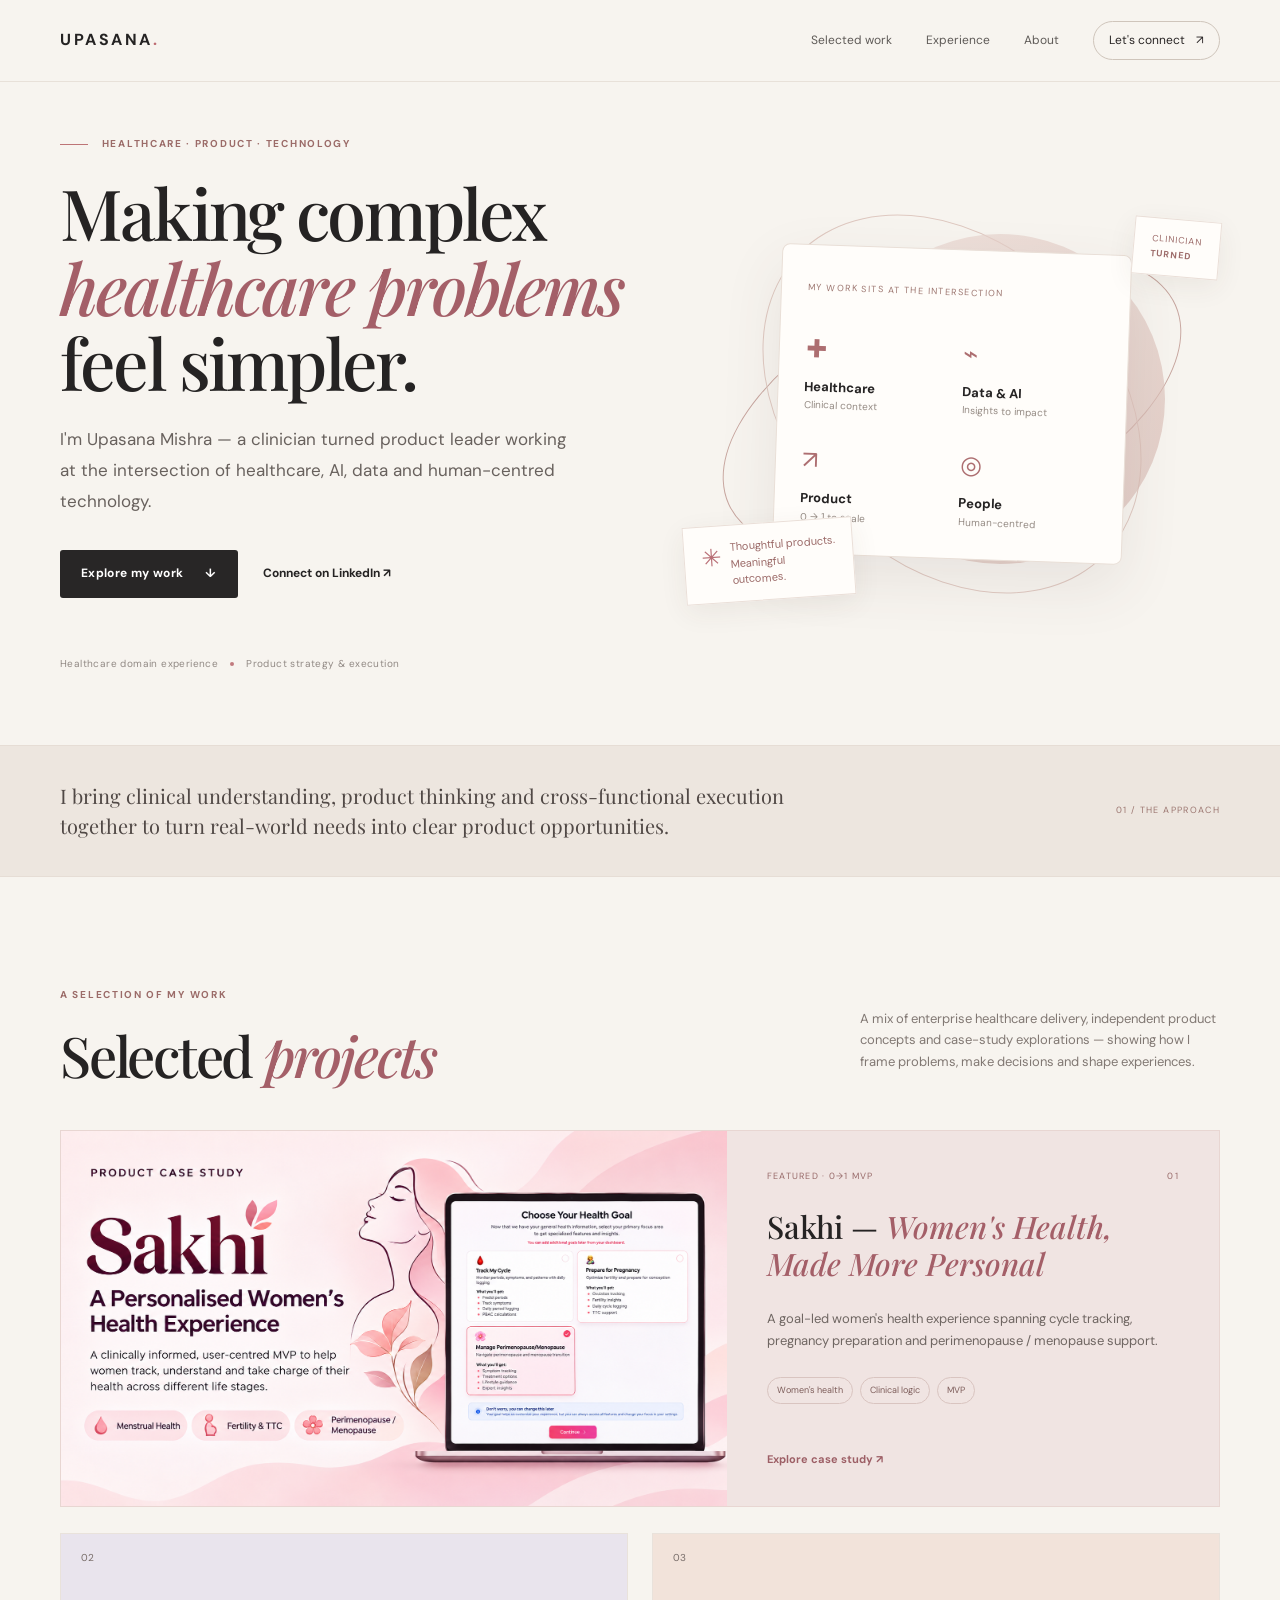
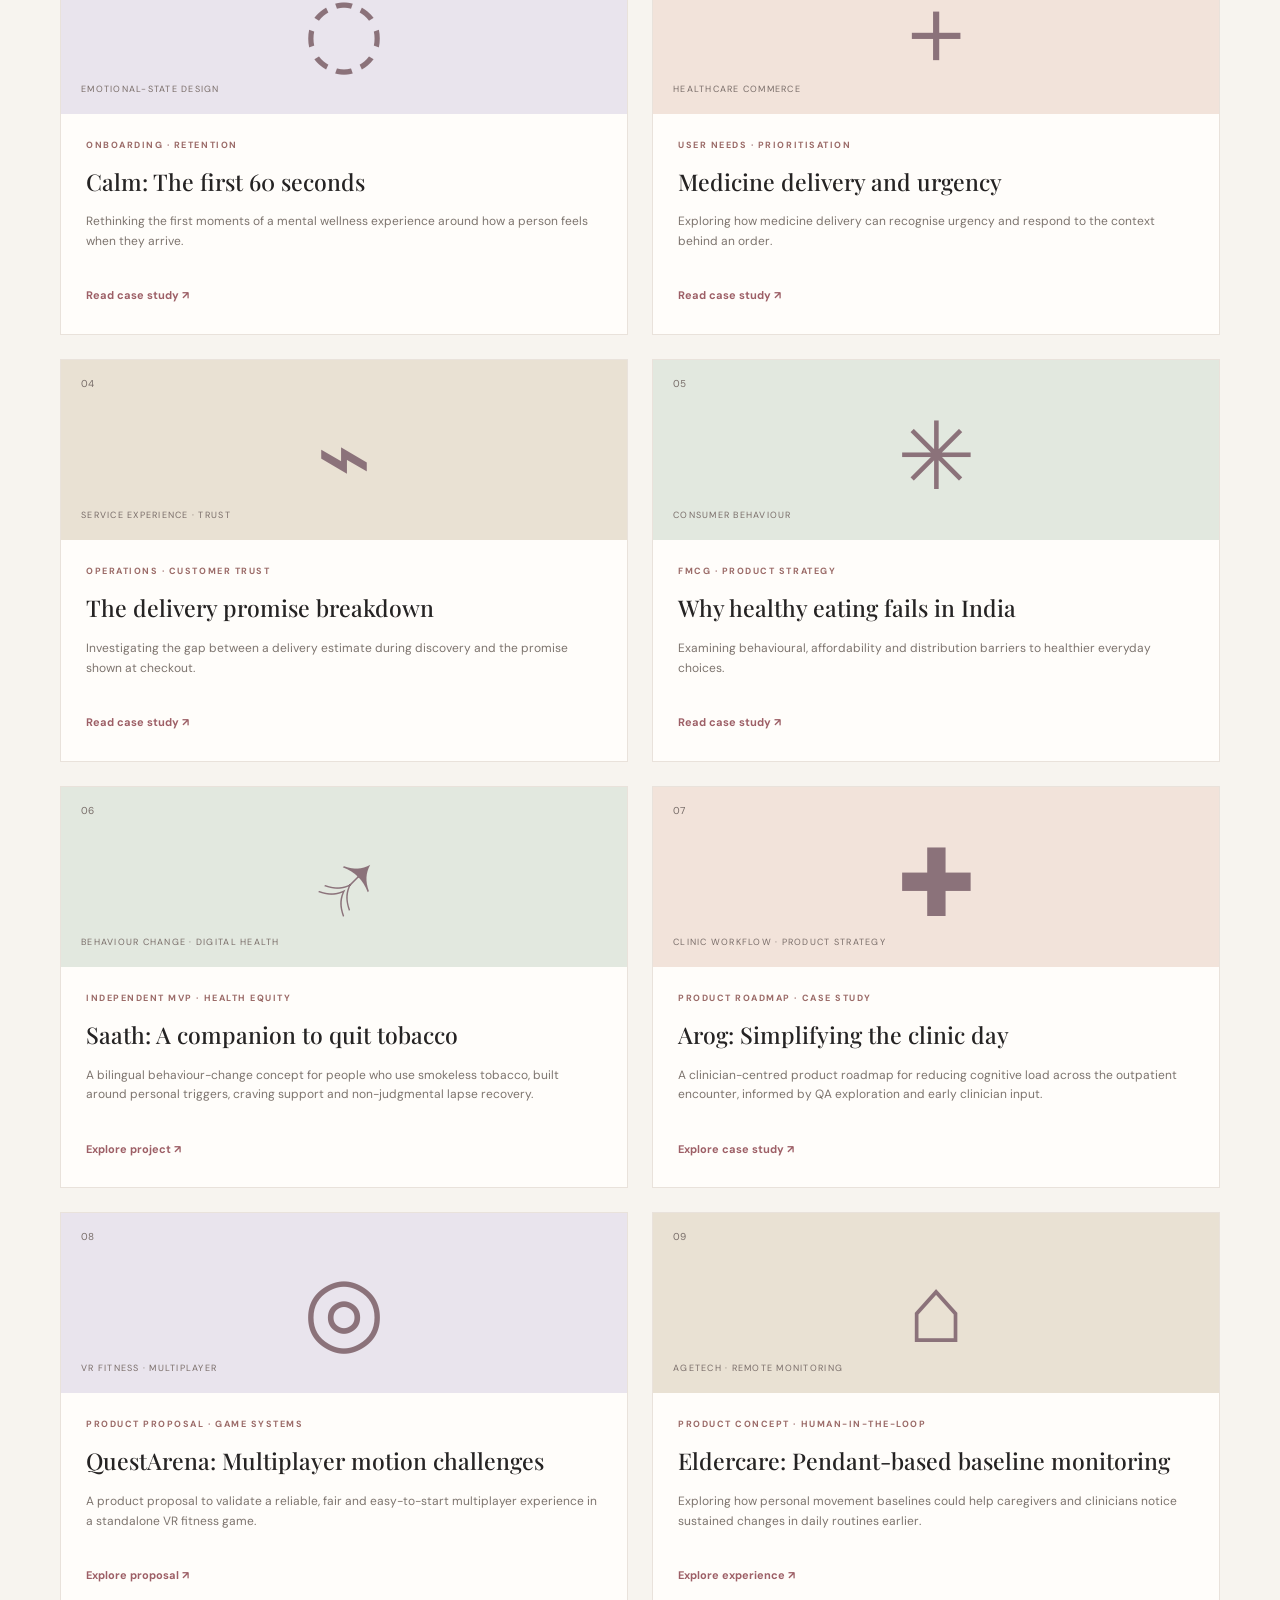
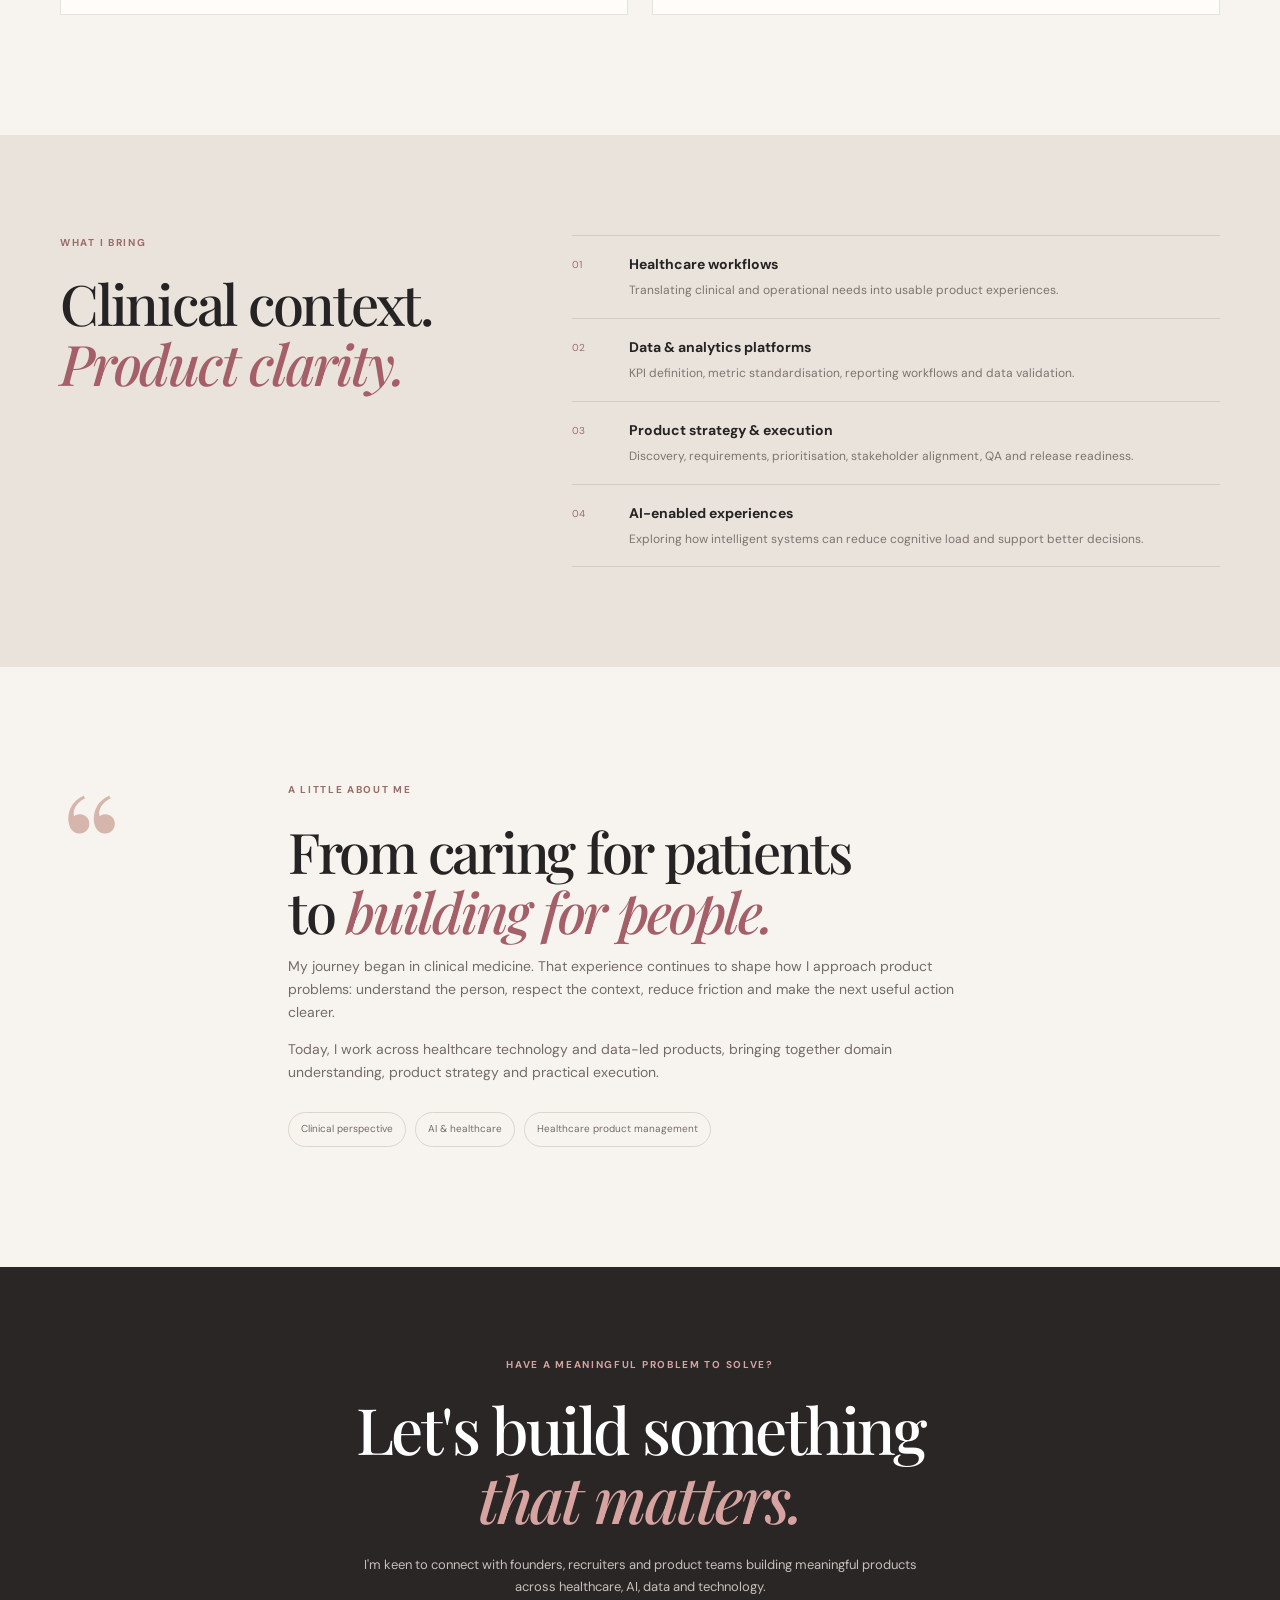
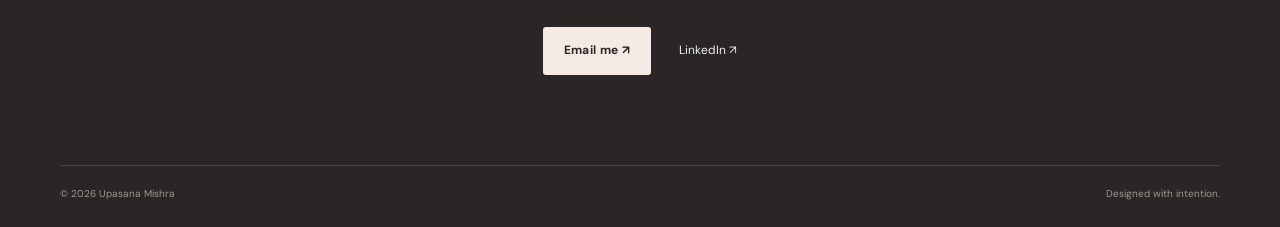
<file: index.html>
<!doctype html>
<html lang="en">
<head>
  <meta charset="utf-8">
  <meta name="viewport" content="width=device-width, initial-scale=1">
  <meta name="description" content="Upasana Mishra — healthcare product leader working across healthcare, AI, data and analytics. Explore selected product case studies and Sakhi, a women's health MVP.">
  <meta name="theme-color" content="#f7f3ee">
  <title>Upasana Mishra | Healthcare Product Leader</title>
  <link rel="preconnect" href="https://fonts.googleapis.com">
  <link rel="preconnect" href="https://fonts.gstatic.com" crossorigin>
  <link href="https://fonts.googleapis.com/css2?family=DM+Sans:wght@400;500;600;700&family=Playfair+Display:wght@500;600;700&display=swap" rel="stylesheet">
  <link rel="stylesheet" href="styles.css">
</head>
<body>
  <header class="site-header">
    <a class="wordmark" href="#top">UPASANA<span>.</span></a>
    <nav aria-label="Main navigation">
      <a href="#work">Selected work</a>
      <a href="#experience">Experience</a>
      <a href="#about">About</a>
      <a class="nav-contact" href="#contact">Let's connect <span>↗</span></a>
    </nav>
  </header>

  <main id="top">
    <section class="hero section-wrap">
      <div class="hero-copy">
        <p class="eyebrow"><span class="eyebrow-line"></span> HEALTHCARE · PRODUCT · TECHNOLOGY</p>
        <h1>Making complex<br><em>healthcare problems</em><br>feel simpler.</h1>
        <p class="hero-lede">I'm Upasana Mishra — a clinician turned product leader working at the intersection of healthcare, AI, data and human-centred technology.</p>
        <div class="hero-actions">
          <a class="button button-dark" href="#work">Explore my work <span>↓</span></a>
          <a class="text-link" href="https://www.linkedin.com/in/upasana-m-544467342" target="_blank" rel="noreferrer">Connect on LinkedIn ↗</a>
        </div>
        <div class="hero-meta">
          <span>Healthcare domain experience</span><span class="meta-dot"></span><span>Product strategy & execution</span>
        </div>
      </div>
      <div class="hero-art" aria-label="Abstract editorial illustration">
        <div class="art-orbit orbit-one"></div><div class="art-orbit orbit-two"></div>
        <div class="art-card card-main">
          <span class="card-kicker">MY WORK SITS AT THE INTERSECTION</span>
          <div class="intersection-grid">
            <div><span class="mini-icon">✚</span><b>Healthcare</b><small>Clinical context</small></div>
            <div><span class="mini-icon">⌁</span><b>Data & AI</b><small>Insights to impact</small></div>
            <div><span class="mini-icon">↗</span><b>Product</b><small>0 → 1 to scale</small></div>
            <div><span class="mini-icon">◎</span><b>People</b><small>Human-centred</small></div>
          </div>
        </div>
        <div class="floating-note note-top">CLINICIAN<br><strong>TURNED</strong></div>
        <div class="floating-note note-bottom"><span>✳</span> Thoughtful products.<br>Meaningful outcomes.</div>
        <div class="art-circle"></div>
      </div>
    </section>

    <section class="intro-strip">
      <div class="section-wrap strip-inner">
        <p>I bring clinical understanding, product thinking and cross-functional execution together to turn real-world needs into clear product opportunities.</p>
        <span>01 / THE APPROACH</span>
      </div>
    </section>

    <section class="work-section section-wrap" id="work">
      <div class="section-heading">
        <div><p class="eyebrow">A SELECTION OF MY WORK</p><h2>Selected <em>projects</em></h2></div>
        <p class="section-note">A mix of enterprise healthcare delivery, independent product concepts and case-study explorations — showing how I frame problems, make decisions and shape experiences.</p>
      </div>

      <a class="project-feature" href="sakhi.html">
        <div class="feature-image"><img src="sakhi-cover.png" alt="Sakhi women's health product case study cover"></div>
        <div class="feature-copy">
          <div class="project-topline"><span>FEATURED · 0→1 MVP</span><span>01</span></div>
          <h3>Sakhi<span> — </span><em>Women's Health, Made More Personal</em></h3>
          <p>A goal-led women's health experience spanning cycle tracking, pregnancy preparation and perimenopause / menopause support.</p>
          <div class="tag-row"><span>Women's health</span><span>Clinical logic</span><span>MVP</span></div>
          <span class="project-link">Explore case study ↗</span>
        </div>
      </a>

      <div class="project-grid">
        <a class="project-card" href="https://app.notion.com/p/2bc6ba1bf48d806abd5bd197633fbcf3" target="_blank" rel="noreferrer">
          <div class="project-visual visual-lilac"><span class="visual-number">02</span><span class="visual-symbol">◌</span><small>EMOTIONAL-STATE DESIGN</small></div>
          <div class="project-card-copy"><p class="eyebrow">ONBOARDING · RETENTION</p><h3>Calm: The first 60 seconds</h3><p>Rethinking the first moments of a mental wellness experience around how a person feels when they arrive.</p><span class="project-link">Read case study ↗</span></div>
        </a>
        <a class="project-card" href="https://app.notion.com/p/2c26ba1bf48d80bbbcb9f1d2d4a9e33c" target="_blank" rel="noreferrer">
          <div class="project-visual visual-peach"><span class="visual-number">03</span><span class="visual-symbol">＋</span><small>HEALTHCARE COMMERCE</small></div>
          <div class="project-card-copy"><p class="eyebrow">USER NEEDS · PRIORITISATION</p><h3>Medicine delivery and urgency</h3><p>Exploring how medicine delivery can recognise urgency and respond to the context behind an order.</p><span class="project-link">Read case study ↗</span></div>
        </a>
        <a class="project-card" href="https://app.notion.com/p/2be6ba1bf48d805e91c9c1cd401f8f8d" target="_blank" rel="noreferrer">
          <div class="project-visual visual-sand"><span class="visual-number">04</span><span class="visual-symbol">⌁</span><small>SERVICE EXPERIENCE · TRUST</small></div>
          <div class="project-card-copy"><p class="eyebrow">OPERATIONS · CUSTOMER TRUST</p><h3>The delivery promise breakdown</h3><p>Investigating the gap between a delivery estimate during discovery and the promise shown at checkout.</p><span class="project-link">Read case study ↗</span></div>
        </a>
        <a class="project-card" href="https://app.notion.com/p/2c56ba1bf48d801fa869eb95fa18aa68" target="_blank" rel="noreferrer">
          <div class="project-visual visual-sage"><span class="visual-number">05</span><span class="visual-symbol">✳</span><small>CONSUMER BEHAVIOUR</small></div>
          <div class="project-card-copy"><p class="eyebrow">FMCG · PRODUCT STRATEGY</p><h3>Why healthy eating fails in India</h3><p>Examining behavioural, affordability and distribution barriers to healthier everyday choices.</p><span class="project-link">Read case study ↗</span></div>
        </a>
        <a class="project-card" href="saath.html">
          <div class="project-visual visual-sage"><span class="visual-number">06</span><span class="visual-symbol">↗</span><small>BEHAVIOUR CHANGE · DIGITAL HEALTH</small></div>
          <div class="project-card-copy"><p class="eyebrow">INDEPENDENT MVP · HEALTH EQUITY</p><h3>Saath: A companion to quit tobacco</h3><p>A bilingual behaviour-change concept for people who use smokeless tobacco, built around personal triggers, craving support and non-judgmental lapse recovery.</p><span class="project-link">Explore project ↗</span></div>
        </a>
        <a class="project-card" href="arog.html">
          <div class="project-visual visual-peach"><span class="visual-number">07</span><span class="visual-symbol">✚</span><small>CLINIC WORKFLOW · PRODUCT STRATEGY</small></div>
          <div class="project-card-copy"><p class="eyebrow">PRODUCT ROADMAP · CASE STUDY</p><h3>Arog: Simplifying the clinic day</h3><p>A clinician-centred product roadmap for reducing cognitive load across the outpatient encounter, informed by QA exploration and early clinician input.</p><span class="project-link">Explore case study ↗</span></div>
        </a>
        <a class="project-card" href="questarena.html">
          <div class="project-visual visual-lilac"><span class="visual-number">08</span><span class="visual-symbol">◎</span><small>VR FITNESS · MULTIPLAYER</small></div>
          <div class="project-card-copy"><p class="eyebrow">PRODUCT PROPOSAL · GAME SYSTEMS</p><h3>QuestArena: Multiplayer motion challenges</h3><p>A product proposal to validate a reliable, fair and easy-to-start multiplayer experience in a standalone VR fitness game.</p><span class="project-link">Explore proposal ↗</span></div>
        </a>
        <a class="project-card" href="eldercare.html">
          <div class="project-visual visual-sand"><span class="visual-number">09</span><span class="visual-symbol">⌂</span><small>AGETECH · REMOTE MONITORING</small></div>
          <div class="project-card-copy"><p class="eyebrow">PRODUCT CONCEPT · HUMAN-IN-THE-LOOP</p><h3>Eldercare: Pendant-based baseline monitoring</h3><p>Exploring how personal movement baselines could help caregivers and clinicians notice sustained changes in daily routines earlier.</p><span class="project-link">Explore experience ↗</span></div>
        </a>
      </div>
    </section>

    <section class="experience-section" id="experience">
      <div class="section-wrap experience-layout">
        <div><p class="eyebrow">WHAT I BRING</p><h2>Clinical context.<br><em>Product clarity.</em></h2></div>
        <div class="capability-list">
          <div><span>01</span><p><b>Healthcare workflows</b><small>Translating clinical and operational needs into usable product experiences.</small></p></div>
          <div><span>02</span><p><b>Data & analytics platforms</b><small>KPI definition, metric standardisation, reporting workflows and data validation.</small></p></div>
          <div><span>03</span><p><b>Product strategy & execution</b><small>Discovery, requirements, prioritisation, stakeholder alignment, QA and release readiness.</small></p></div>
          <div><span>04</span><p><b>AI-enabled experiences</b><small>Exploring how intelligent systems can reduce cognitive load and support better decisions.</small></p></div>
        </div>
      </div>
    </section>

    <section class="about-section section-wrap" id="about">
      <div class="about-mark">“</div>
      <div class="about-copy"><p class="eyebrow">A LITTLE ABOUT ME</p><h2>From caring for patients<br>to <em>building for people.</em></h2>
      <p>My journey began in clinical medicine. That experience continues to shape how I approach product problems: understand the person, respect the context, reduce friction and make the next useful action clearer.</p>
      <p>Today, I work across healthcare technology and data-led products, bringing together domain understanding, product strategy and practical execution.</p>
      <div class="about-facts"><span>Clinical perspective</span><span>AI & healthcare</span><span>Healthcare product management</span></div></div>
    </section>

    <section class="contact-section" id="contact">
      <div class="section-wrap contact-inner">
        <p class="eyebrow">HAVE A MEANINGFUL PROBLEM TO SOLVE?</p>
        <h2>Let's build something<br><em>that matters.</em></h2>
        <p>I'm keen to connect with founders, recruiters and product teams building meaningful products across healthcare, AI, data and technology.</p>
        <div class="contact-actions"><a class="button button-light" href="mailto:mdrupasana@gmail.com">Email me ↗</a><a class="contact-link" href="https://www.linkedin.com/in/upasana-m-544467342" target="_blank" rel="noreferrer">LinkedIn ↗</a></div>
        <footer><span>© <span id="year"></span> Upasana Mishra</span><span>Designed with intention.</span></footer>
      </div>
    </section>
  </main>
  <script>document.getElementById('year').textContent = new Date().getFullYear();</script>
</body>
</html>
</file>
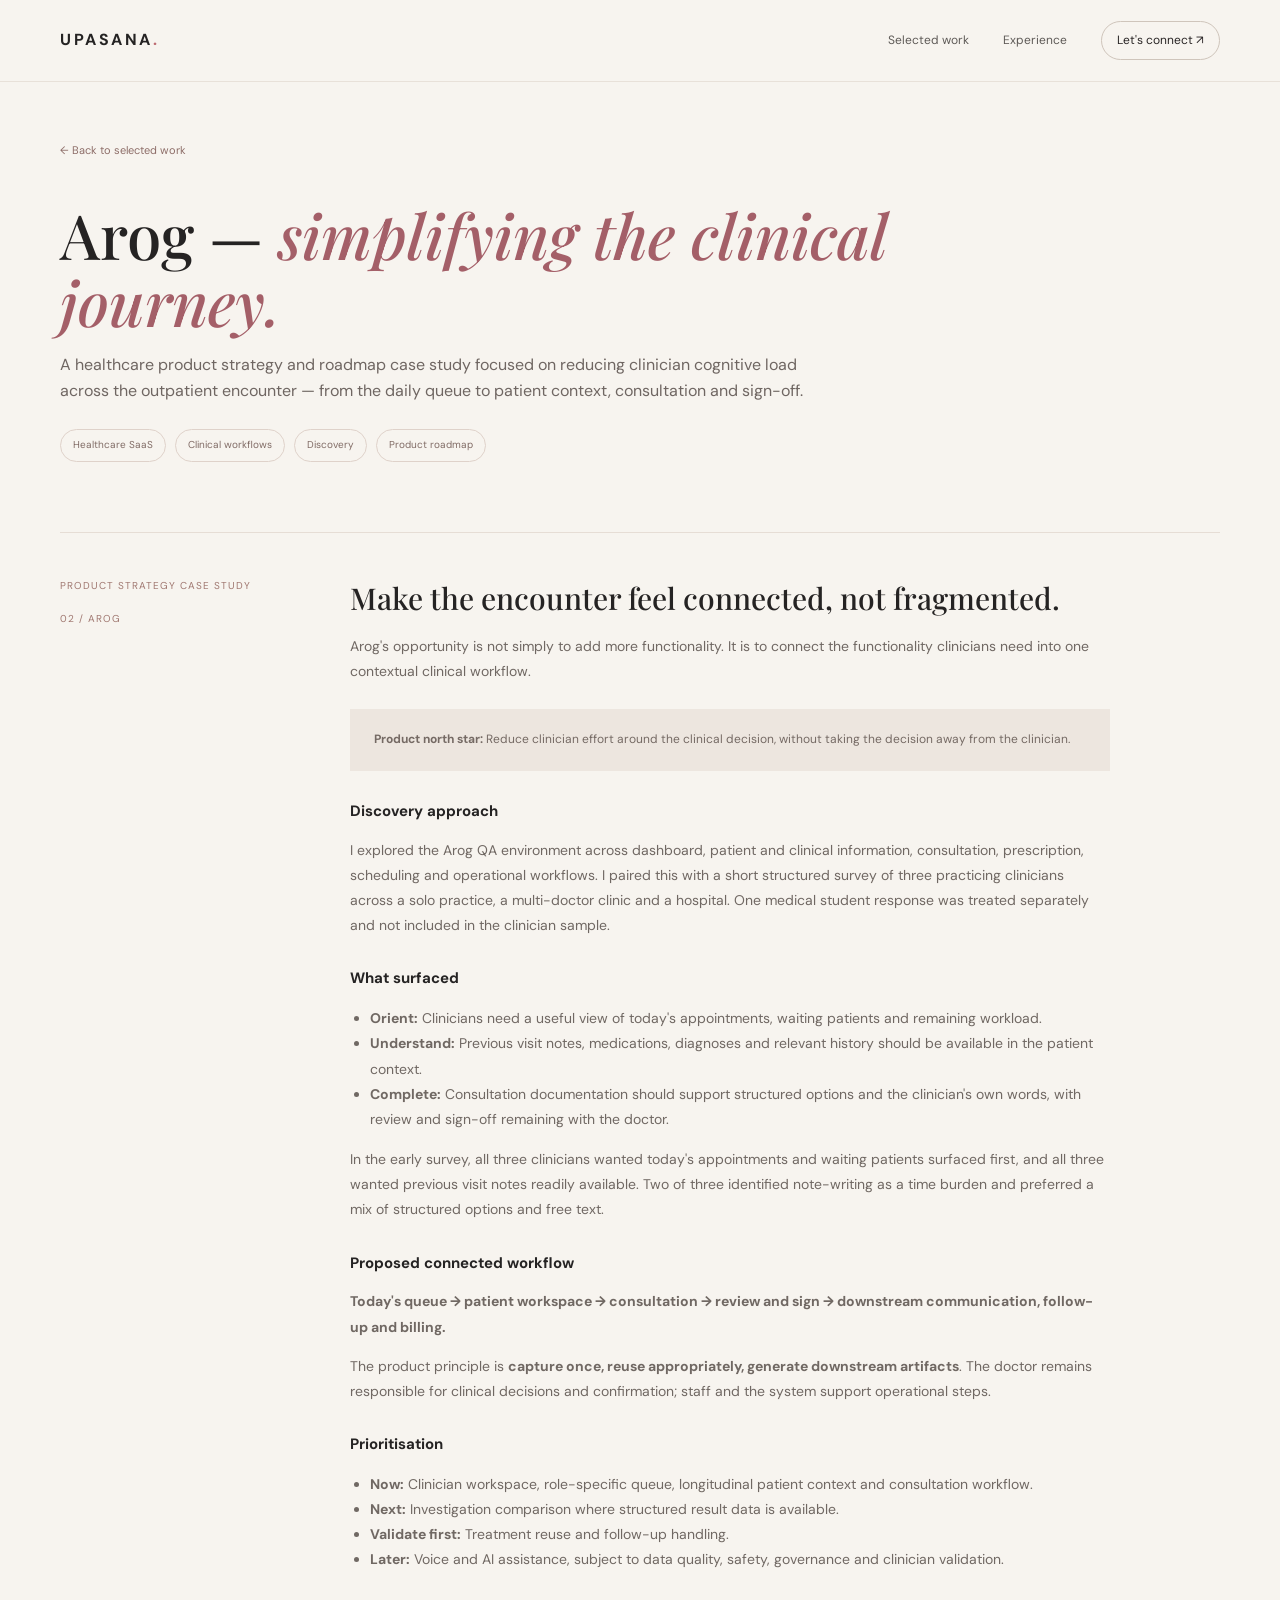
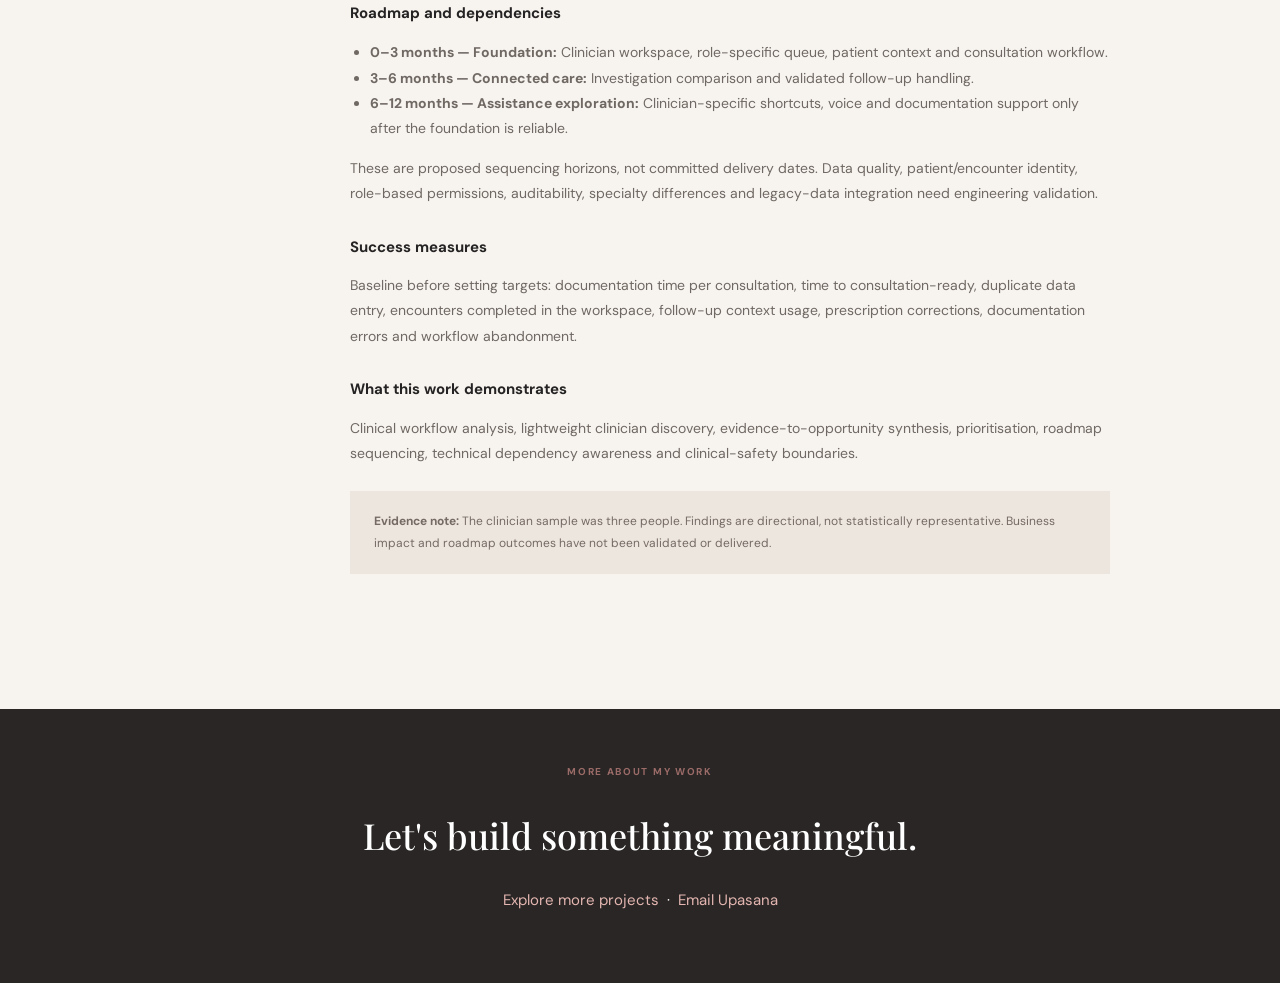
<file: arog.html>
<!doctype html><html lang="en"><head><meta charset="utf-8"><meta name="viewport" content="width=device-width, initial-scale=1"><meta name="description" content="A healthcare product strategy and roadmap case study focused on reducing clinician cognitive load across the outpatient encounter — from the daily queue to patient context, consultation and sign-off."><title>Arog | Upasana Mishra</title><link rel="preconnect" href="https://fonts.googleapis.com"><link rel="preconnect" href="https://fonts.gstatic.com" crossorigin><link href="https://fonts.googleapis.com/css2?family=DM+Sans:wght@400;500;600;700&family=Playfair+Display:wght@500;600&display=swap" rel="stylesheet"><link rel="stylesheet" href="styles.css"><style>.case-hero{padding:55px 0 70px}.back-link{font-size:11px;color:#8d6d68}.case-title{font:500 clamp(40px,5vw,62px)/1.08 "Playfair Display",serif;margin:40px 0 15px;max-width:900px}.case-title em{color:#a45f68}.case-intro{max-width:760px;color:#6f6662;font-size:16px}.case-tags{display:flex;gap:9px;flex-wrap:wrap;margin-top:25px}.case-tags span{border:1px solid #dfd2ca;border-radius:30px;padding:7px 12px;font-size:10px;color:#806b65}.case-body{display:grid;grid-template-columns:220px 1fr;gap:70px;padding:45px 0 110px;border-top:1px solid #e6ddd5}.case-side{font-size:10px;letter-spacing:.1em;color:#a07871}.case-content{max-width:760px}.case-content h2{font:500 30px "Playfair Display",serif;margin:0 0 16px}.case-content h3{font-size:15px;margin:28px 0 8px}.case-content p,.case-content li{font-size:14px;color:#706863;line-height:1.8}.case-content ul{padding-left:20px}.case-note{background:#ede6df;padding:20px 24px;margin:25px 0;font-size:12px;color:#756a64;line-height:1.8}.case-footer{background:#292625;color:white;padding:55px 0;text-align:center}.case-footer a{color:#e4b6b1}@media(max-width:700px){.case-body{grid-template-columns:1fr;gap:20px}.case-hero{padding-top:35px}.case-content h2{font-size:26px}}</style></head><body><header class="site-header"><a class="wordmark" href="index.html">UPASANA<span>.</span></a><nav><a href="index.html#work">Selected work</a><a href="index.html#experience">Experience</a><a class="nav-contact" href="index.html#contact">Let's connect ↗</a></nav></header><main class="section-wrap"><section class="case-hero"><a class="back-link" href="index.html#work">← Back to selected work</a><h1 class="case-title">Arog — <em>simplifying the clinical journey.</em></h1><p class="case-intro">A healthcare product strategy and roadmap case study focused on reducing clinician cognitive load across the outpatient encounter — from the daily queue to patient context, consultation and sign-off.</p><div class="case-tags"><span>Healthcare SaaS</span><span>Clinical workflows</span><span>Discovery</span><span>Product roadmap</span></div></section><section class="case-body"><aside class="case-side">PRODUCT STRATEGY CASE STUDY<br><br>02 / AROG</aside><div class="case-content"><h2>Make the encounter feel connected, not fragmented.</h2><p>Arog's opportunity is not simply to add more functionality. It is to connect the functionality clinicians need into one contextual clinical workflow.</p><div class="case-note"><b>Product north star:</b> Reduce clinician effort around the clinical decision, without taking the decision away from the clinician.</div>
<h3>Discovery approach</h3><p>I explored the Arog QA environment across dashboard, patient and clinical information, consultation, prescription, scheduling and operational workflows. I paired this with a short structured survey of three practicing clinicians across a solo practice, a multi-doctor clinic and a hospital. One medical student response was treated separately and not included in the clinician sample.</p>
<h3>What surfaced</h3><ul><li><b>Orient:</b> Clinicians need a useful view of today's appointments, waiting patients and remaining workload.</li><li><b>Understand:</b> Previous visit notes, medications, diagnoses and relevant history should be available in the patient context.</li><li><b>Complete:</b> Consultation documentation should support structured options and the clinician's own words, with review and sign-off remaining with the doctor.</li></ul><p>In the early survey, all three clinicians wanted today's appointments and waiting patients surfaced first, and all three wanted previous visit notes readily available. Two of three identified note-writing as a time burden and preferred a mix of structured options and free text.</p>
<h3>Proposed connected workflow</h3><p><b>Today's queue → patient workspace → consultation → review and sign → downstream communication, follow-up and billing.</b></p><p>The product principle is <b>capture once, reuse appropriately, generate downstream artifacts</b>. The doctor remains responsible for clinical decisions and confirmation; staff and the system support operational steps.</p>
<h3>Prioritisation</h3><ul><li><b>Now:</b> Clinician workspace, role-specific queue, longitudinal patient context and consultation workflow.</li><li><b>Next:</b> Investigation comparison where structured result data is available.</li><li><b>Validate first:</b> Treatment reuse and follow-up handling.</li><li><b>Later:</b> Voice and AI assistance, subject to data quality, safety, governance and clinician validation.</li></ul>
<h3>Roadmap and dependencies</h3><ul><li><b>0–3 months — Foundation:</b> Clinician workspace, role-specific queue, patient context and consultation workflow.</li><li><b>3–6 months — Connected care:</b> Investigation comparison and validated follow-up handling.</li><li><b>6–12 months — Assistance exploration:</b> Clinician-specific shortcuts, voice and documentation support only after the foundation is reliable.</li></ul><p>These are proposed sequencing horizons, not committed delivery dates. Data quality, patient/encounter identity, role-based permissions, auditability, specialty differences and legacy-data integration need engineering validation.</p>
<h3>Success measures</h3><p>Baseline before setting targets: documentation time per consultation, time to consultation-ready, duplicate data entry, encounters completed in the workspace, follow-up context usage, prescription corrections, documentation errors and workflow abandonment.</p>
<h3>What this work demonstrates</h3><p>Clinical workflow analysis, lightweight clinician discovery, evidence-to-opportunity synthesis, prioritisation, roadmap sequencing, technical dependency awareness and clinical-safety boundaries.</p>
<div class="case-note"><b>Evidence note:</b> The clinician sample was three people. Findings are directional, not statistically representative. Business impact and roadmap outcomes have not been validated or delivered.</div></div></section></main><section class="case-footer"><div class="section-wrap"><p class="eyebrow">MORE ABOUT MY WORK</p><h2 style="font:500 36px 'Playfair Display',serif">Let's build something meaningful.</h2><p><a href="index.html#work">Explore more projects</a> &nbsp;·&nbsp; <a href="mailto:mdrupasana@gmail.com">Email Upasana</a></p></div></section></body></html>
</file>
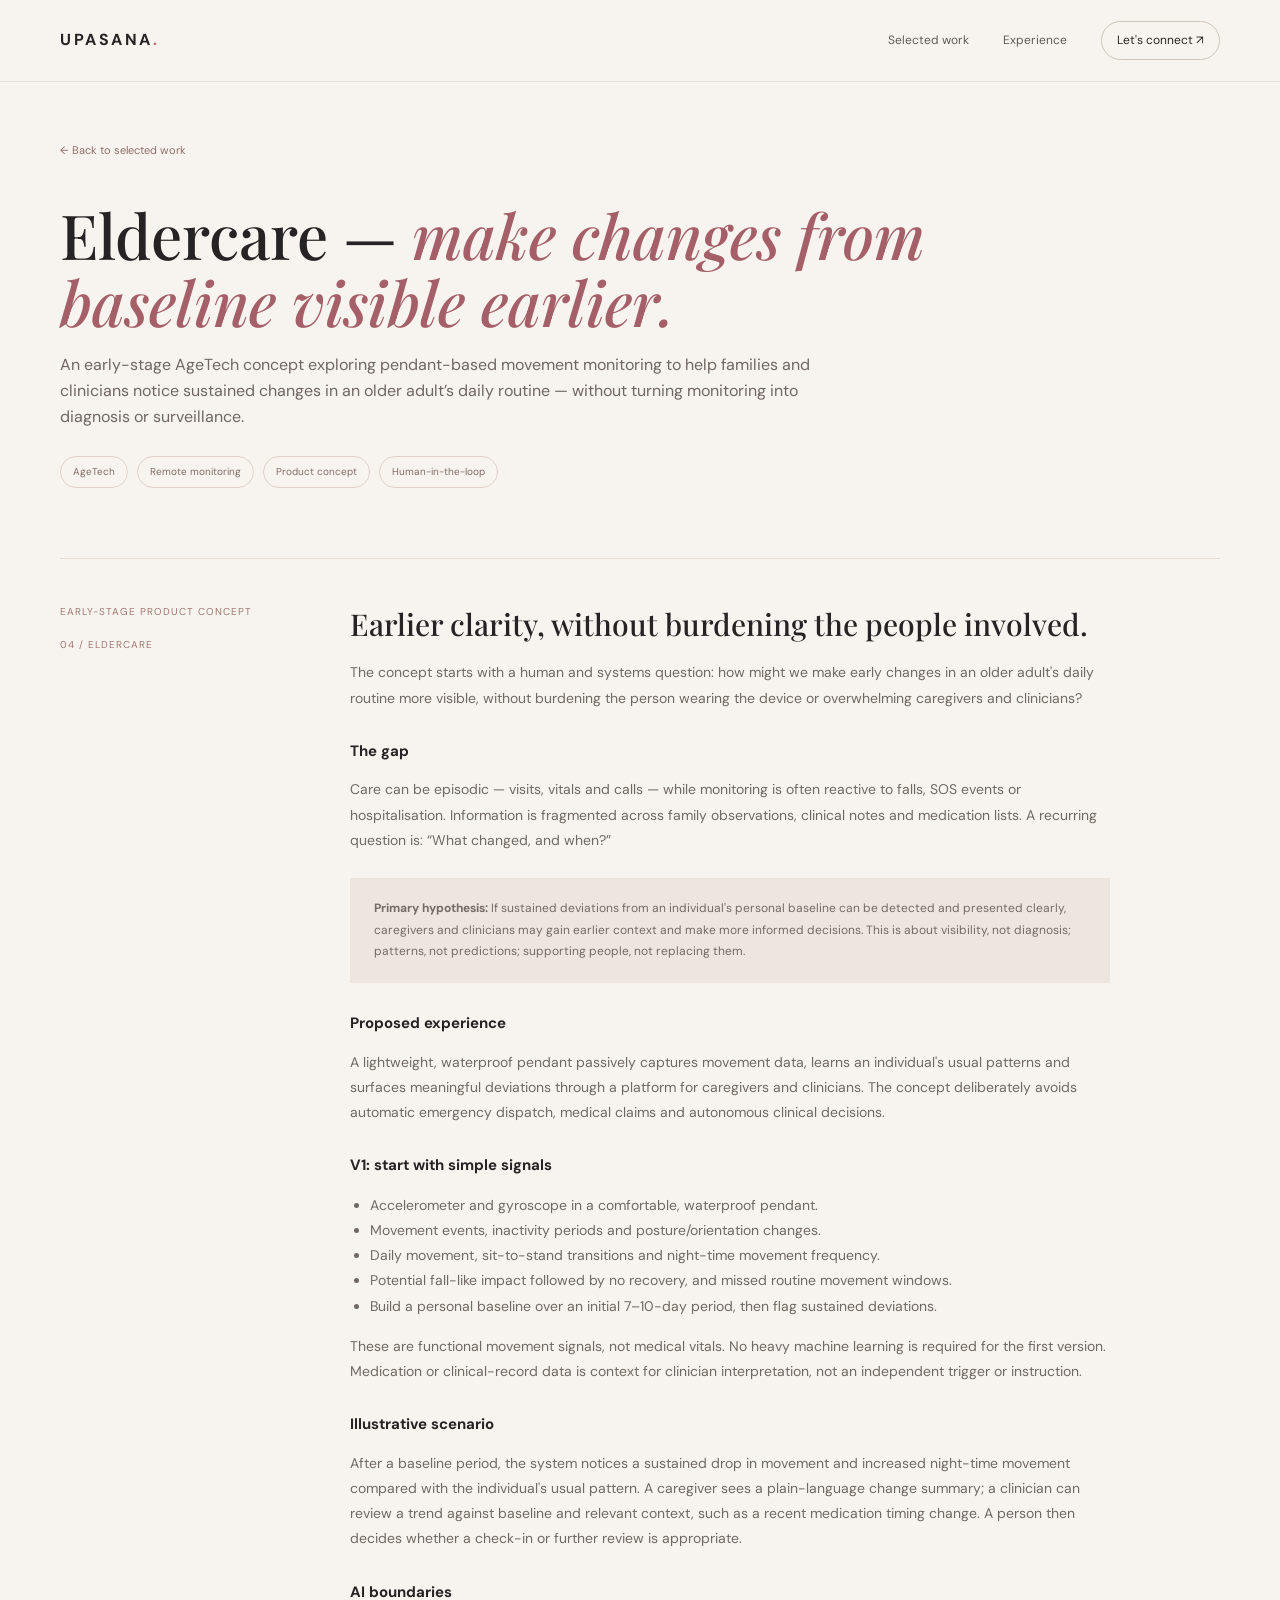
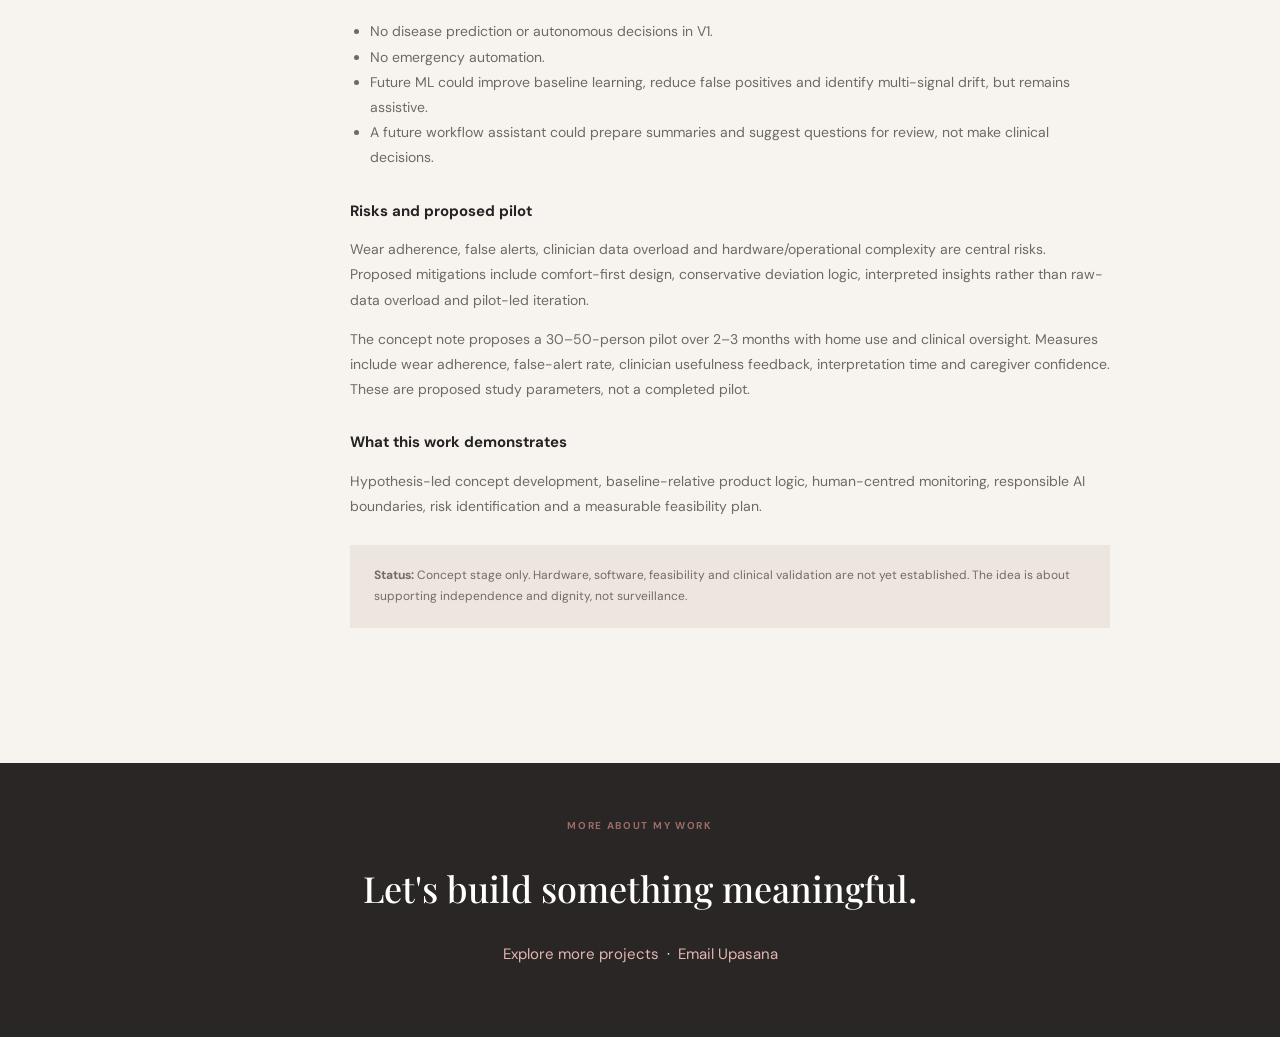
<file: eldercare.html>
<!doctype html><html lang="en"><head><meta charset="utf-8"><meta name="viewport" content="width=device-width, initial-scale=1"><meta name="description" content="An early-stage AgeTech concept exploring pendant-based movement monitoring to help families and clinicians notice sustained changes in an older adult’s daily routine — without turning monitoring into diagnosis or surveillance."><title>Eldercare | Upasana Mishra</title><link rel="preconnect" href="https://fonts.googleapis.com"><link rel="preconnect" href="https://fonts.gstatic.com" crossorigin><link href="https://fonts.googleapis.com/css2?family=DM+Sans:wght@400;500;600;700&family=Playfair+Display:wght@500;600&display=swap" rel="stylesheet"><link rel="stylesheet" href="styles.css"><style>.case-hero{padding:55px 0 70px}.back-link{font-size:11px;color:#8d6d68}.case-title{font:500 clamp(40px,5vw,62px)/1.08 "Playfair Display",serif;margin:40px 0 15px;max-width:900px}.case-title em{color:#a45f68}.case-intro{max-width:760px;color:#6f6662;font-size:16px}.case-tags{display:flex;gap:9px;flex-wrap:wrap;margin-top:25px}.case-tags span{border:1px solid #dfd2ca;border-radius:30px;padding:7px 12px;font-size:10px;color:#806b65}.case-body{display:grid;grid-template-columns:220px 1fr;gap:70px;padding:45px 0 110px;border-top:1px solid #e6ddd5}.case-side{font-size:10px;letter-spacing:.1em;color:#a07871}.case-content{max-width:760px}.case-content h2{font:500 30px "Playfair Display",serif;margin:0 0 16px}.case-content h3{font-size:15px;margin:28px 0 8px}.case-content p,.case-content li{font-size:14px;color:#706863;line-height:1.8}.case-content ul{padding-left:20px}.case-note{background:#ede6df;padding:20px 24px;margin:25px 0;font-size:12px;color:#756a64;line-height:1.8}.case-footer{background:#292625;color:white;padding:55px 0;text-align:center}.case-footer a{color:#e4b6b1}@media(max-width:700px){.case-body{grid-template-columns:1fr;gap:20px}.case-hero{padding-top:35px}.case-content h2{font-size:26px}}</style></head><body><header class="site-header"><a class="wordmark" href="index.html">UPASANA<span>.</span></a><nav><a href="index.html#work">Selected work</a><a href="index.html#experience">Experience</a><a class="nav-contact" href="index.html#contact">Let's connect ↗</a></nav></header><main class="section-wrap"><section class="case-hero"><a class="back-link" href="index.html#work">← Back to selected work</a><h1 class="case-title">Eldercare — <em>make changes from baseline visible earlier.</em></h1><p class="case-intro">An early-stage AgeTech concept exploring pendant-based movement monitoring to help families and clinicians notice sustained changes in an older adult’s daily routine — without turning monitoring into diagnosis or surveillance.</p><div class="case-tags"><span>AgeTech</span><span>Remote monitoring</span><span>Product concept</span><span>Human-in-the-loop</span></div></section><section class="case-body"><aside class="case-side">EARLY-STAGE PRODUCT CONCEPT<br><br>04 / ELDERCARE</aside><div class="case-content"><h2>Earlier clarity, without burdening the people involved.</h2><p>The concept starts with a human and systems question: how might we make early changes in an older adult's daily routine more visible, without burdening the person wearing the device or overwhelming caregivers and clinicians?</p>
<h3>The gap</h3><p>Care can be episodic — visits, vitals and calls — while monitoring is often reactive to falls, SOS events or hospitalisation. Information is fragmented across family observations, clinical notes and medication lists. A recurring question is: “What changed, and when?”</p>
<div class="case-note"><b>Primary hypothesis:</b> If sustained deviations from an individual's personal baseline can be detected and presented clearly, caregivers and clinicians may gain earlier context and make more informed decisions. This is about visibility, not diagnosis; patterns, not predictions; supporting people, not replacing them.</div>
<h3>Proposed experience</h3><p>A lightweight, waterproof pendant passively captures movement data, learns an individual's usual patterns and surfaces meaningful deviations through a platform for caregivers and clinicians. The concept deliberately avoids automatic emergency dispatch, medical claims and autonomous clinical decisions.</p>
<h3>V1: start with simple signals</h3><ul><li>Accelerometer and gyroscope in a comfortable, waterproof pendant.</li><li>Movement events, inactivity periods and posture/orientation changes.</li><li>Daily movement, sit-to-stand transitions and night-time movement frequency.</li><li>Potential fall-like impact followed by no recovery, and missed routine movement windows.</li><li>Build a personal baseline over an initial 7–10-day period, then flag sustained deviations.</li></ul><p>These are functional movement signals, not medical vitals. No heavy machine learning is required for the first version. Medication or clinical-record data is context for clinician interpretation, not an independent trigger or instruction.</p>
<h3>Illustrative scenario</h3><p>After a baseline period, the system notices a sustained drop in movement and increased night-time movement compared with the individual's usual pattern. A caregiver sees a plain-language change summary; a clinician can review a trend against baseline and relevant context, such as a recent medication timing change. A person then decides whether a check-in or further review is appropriate.</p>
<h3>AI boundaries</h3><ul><li>No disease prediction or autonomous decisions in V1.</li><li>No emergency automation.</li><li>Future ML could improve baseline learning, reduce false positives and identify multi-signal drift, but remains assistive.</li><li>A future workflow assistant could prepare summaries and suggest questions for review, not make clinical decisions.</li></ul>
<h3>Risks and proposed pilot</h3><p>Wear adherence, false alerts, clinician data overload and hardware/operational complexity are central risks. Proposed mitigations include comfort-first design, conservative deviation logic, interpreted insights rather than raw-data overload and pilot-led iteration.</p><p>The concept note proposes a 30–50-person pilot over 2–3 months with home use and clinical oversight. Measures include wear adherence, false-alert rate, clinician usefulness feedback, interpretation time and caregiver confidence. These are proposed study parameters, not a completed pilot.</p>
<h3>What this work demonstrates</h3><p>Hypothesis-led concept development, baseline-relative product logic, human-centred monitoring, responsible AI boundaries, risk identification and a measurable feasibility plan.</p>
<div class="case-note"><b>Status:</b> Concept stage only. Hardware, software, feasibility and clinical validation are not yet established. The idea is about supporting independence and dignity, not surveillance.</div></div></section></main><section class="case-footer"><div class="section-wrap"><p class="eyebrow">MORE ABOUT MY WORK</p><h2 style="font:500 36px 'Playfair Display',serif">Let's build something meaningful.</h2><p><a href="index.html#work">Explore more projects</a> &nbsp;·&nbsp; <a href="mailto:mdrupasana@gmail.com">Email Upasana</a></p></div></section></body></html>
</file>
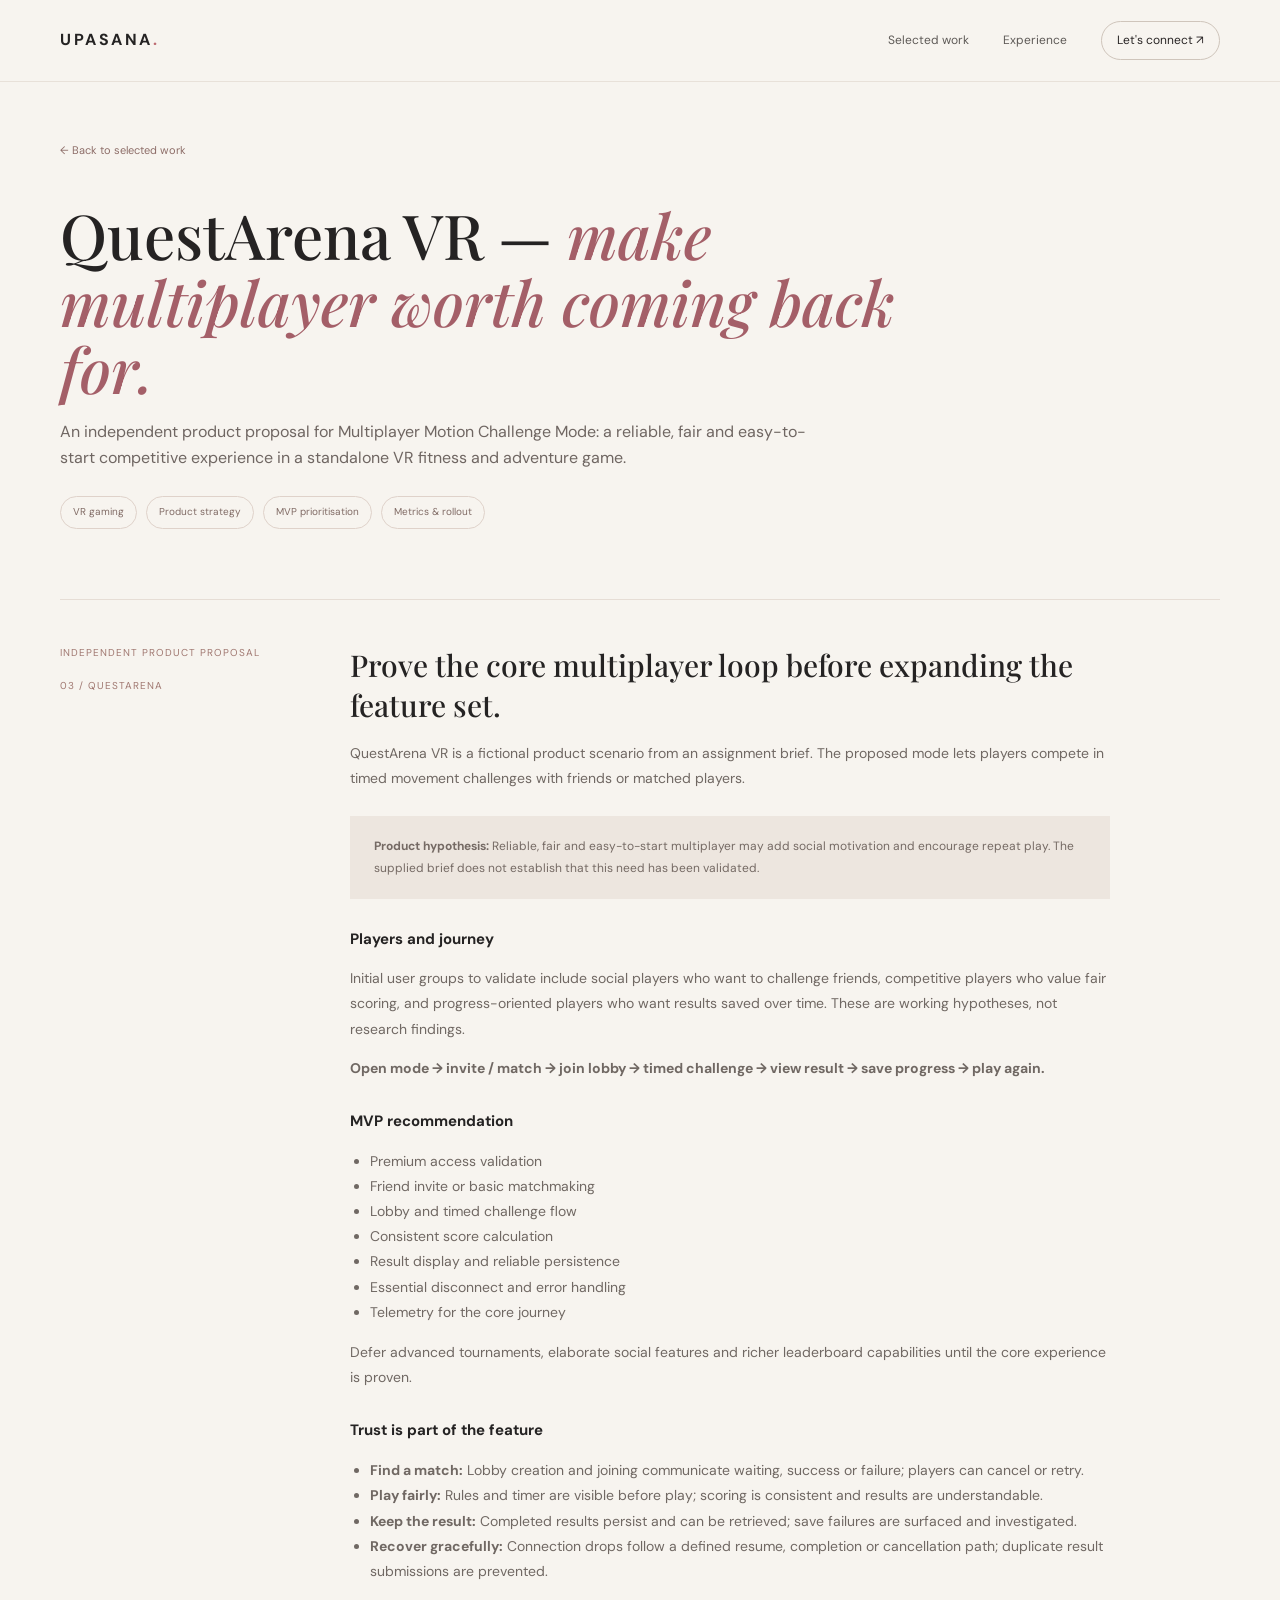
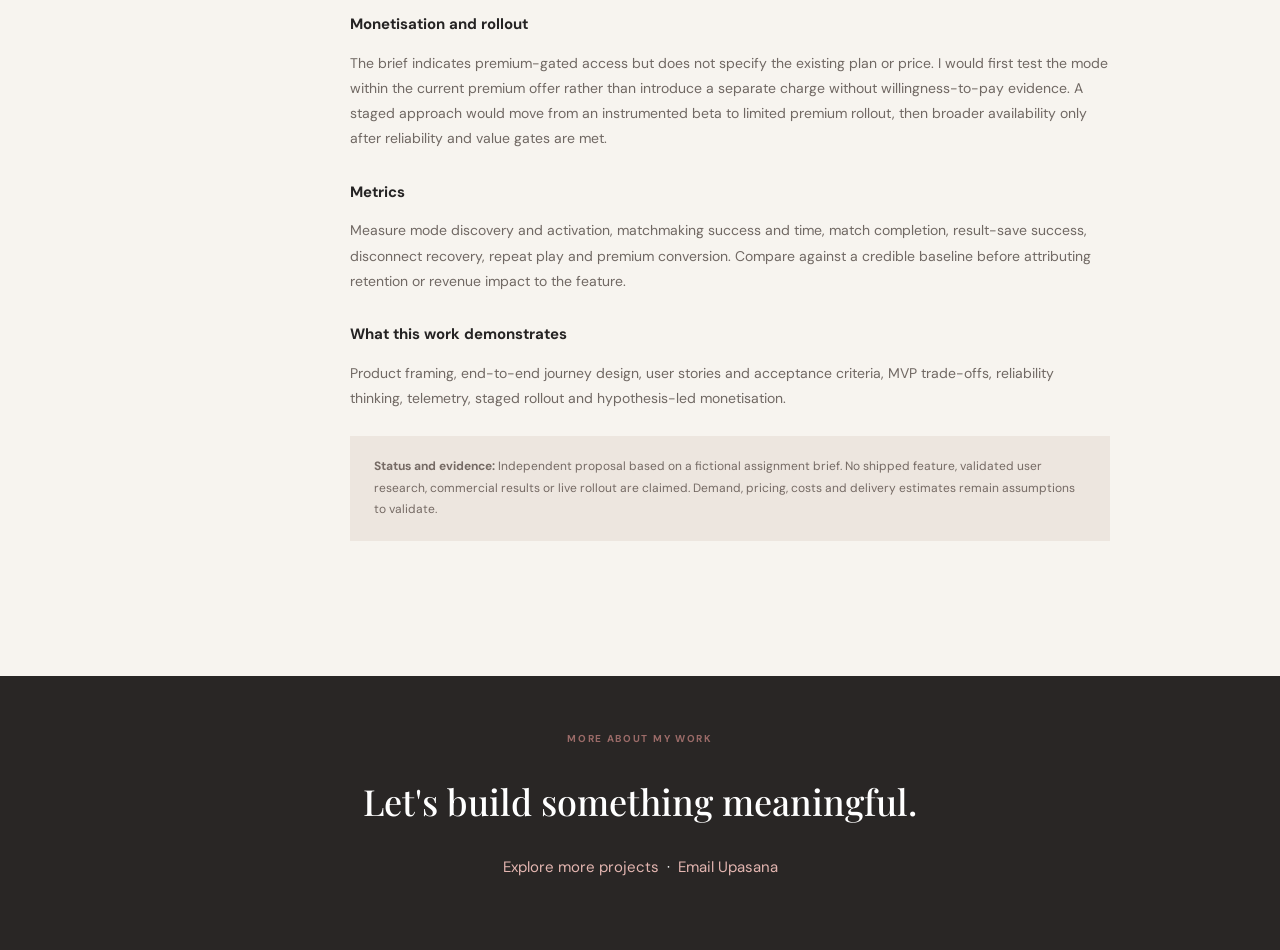
<file: questarena.html>
<!doctype html><html lang="en"><head><meta charset="utf-8"><meta name="viewport" content="width=device-width, initial-scale=1"><meta name="description" content="An independent product proposal for Multiplayer Motion Challenge Mode: a reliable, fair and easy-to-start competitive experience in a standalone VR fitness and adventure game."><title>Questarena | Upasana Mishra</title><link rel="preconnect" href="https://fonts.googleapis.com"><link rel="preconnect" href="https://fonts.gstatic.com" crossorigin><link href="https://fonts.googleapis.com/css2?family=DM+Sans:wght@400;500;600;700&family=Playfair+Display:wght@500;600&display=swap" rel="stylesheet"><link rel="stylesheet" href="styles.css"><style>.case-hero{padding:55px 0 70px}.back-link{font-size:11px;color:#8d6d68}.case-title{font:500 clamp(40px,5vw,62px)/1.08 "Playfair Display",serif;margin:40px 0 15px;max-width:900px}.case-title em{color:#a45f68}.case-intro{max-width:760px;color:#6f6662;font-size:16px}.case-tags{display:flex;gap:9px;flex-wrap:wrap;margin-top:25px}.case-tags span{border:1px solid #dfd2ca;border-radius:30px;padding:7px 12px;font-size:10px;color:#806b65}.case-body{display:grid;grid-template-columns:220px 1fr;gap:70px;padding:45px 0 110px;border-top:1px solid #e6ddd5}.case-side{font-size:10px;letter-spacing:.1em;color:#a07871}.case-content{max-width:760px}.case-content h2{font:500 30px "Playfair Display",serif;margin:0 0 16px}.case-content h3{font-size:15px;margin:28px 0 8px}.case-content p,.case-content li{font-size:14px;color:#706863;line-height:1.8}.case-content ul{padding-left:20px}.case-note{background:#ede6df;padding:20px 24px;margin:25px 0;font-size:12px;color:#756a64;line-height:1.8}.case-footer{background:#292625;color:white;padding:55px 0;text-align:center}.case-footer a{color:#e4b6b1}@media(max-width:700px){.case-body{grid-template-columns:1fr;gap:20px}.case-hero{padding-top:35px}.case-content h2{font-size:26px}}</style></head><body><header class="site-header"><a class="wordmark" href="index.html">UPASANA<span>.</span></a><nav><a href="index.html#work">Selected work</a><a href="index.html#experience">Experience</a><a class="nav-contact" href="index.html#contact">Let's connect ↗</a></nav></header><main class="section-wrap"><section class="case-hero"><a class="back-link" href="index.html#work">← Back to selected work</a><h1 class="case-title">QuestArena VR — <em>make multiplayer worth coming back for.</em></h1><p class="case-intro">An independent product proposal for Multiplayer Motion Challenge Mode: a reliable, fair and easy-to-start competitive experience in a standalone VR fitness and adventure game.</p><div class="case-tags"><span>VR gaming</span><span>Product strategy</span><span>MVP prioritisation</span><span>Metrics & rollout</span></div></section><section class="case-body"><aside class="case-side">INDEPENDENT PRODUCT PROPOSAL<br><br>03 / QUESTARENA</aside><div class="case-content"><h2>Prove the core multiplayer loop before expanding the feature set.</h2><p>QuestArena VR is a fictional product scenario from an assignment brief. The proposed mode lets players compete in timed movement challenges with friends or matched players.</p><div class="case-note"><b>Product hypothesis:</b> Reliable, fair and easy-to-start multiplayer may add social motivation and encourage repeat play. The supplied brief does not establish that this need has been validated.</div>
<h3>Players and journey</h3><p>Initial user groups to validate include social players who want to challenge friends, competitive players who value fair scoring, and progress-oriented players who want results saved over time. These are working hypotheses, not research findings.</p><p><b>Open mode → invite / match → join lobby → timed challenge → view result → save progress → play again.</b></p>
<h3>MVP recommendation</h3><ul><li>Premium access validation</li><li>Friend invite or basic matchmaking</li><li>Lobby and timed challenge flow</li><li>Consistent score calculation</li><li>Result display and reliable persistence</li><li>Essential disconnect and error handling</li><li>Telemetry for the core journey</li></ul><p>Defer advanced tournaments, elaborate social features and richer leaderboard capabilities until the core experience is proven.</p>
<h3>Trust is part of the feature</h3><ul><li><b>Find a match:</b> Lobby creation and joining communicate waiting, success or failure; players can cancel or retry.</li><li><b>Play fairly:</b> Rules and timer are visible before play; scoring is consistent and results are understandable.</li><li><b>Keep the result:</b> Completed results persist and can be retrieved; save failures are surfaced and investigated.</li><li><b>Recover gracefully:</b> Connection drops follow a defined resume, completion or cancellation path; duplicate result submissions are prevented.</li></ul>
<h3>Monetisation and rollout</h3><p>The brief indicates premium-gated access but does not specify the existing plan or price. I would first test the mode within the current premium offer rather than introduce a separate charge without willingness-to-pay evidence. A staged approach would move from an instrumented beta to limited premium rollout, then broader availability only after reliability and value gates are met.</p>
<h3>Metrics</h3><p>Measure mode discovery and activation, matchmaking success and time, match completion, result-save success, disconnect recovery, repeat play and premium conversion. Compare against a credible baseline before attributing retention or revenue impact to the feature.</p>
<h3>What this work demonstrates</h3><p>Product framing, end-to-end journey design, user stories and acceptance criteria, MVP trade-offs, reliability thinking, telemetry, staged rollout and hypothesis-led monetisation.</p>
<div class="case-note"><b>Status and evidence:</b> Independent proposal based on a fictional assignment brief. No shipped feature, validated user research, commercial results or live rollout are claimed. Demand, pricing, costs and delivery estimates remain assumptions to validate.</div></div></section></main><section class="case-footer"><div class="section-wrap"><p class="eyebrow">MORE ABOUT MY WORK</p><h2 style="font:500 36px 'Playfair Display',serif">Let's build something meaningful.</h2><p><a href="index.html#work">Explore more projects</a> &nbsp;·&nbsp; <a href="mailto:mdrupasana@gmail.com">Email Upasana</a></p></div></section></body></html>
</file>
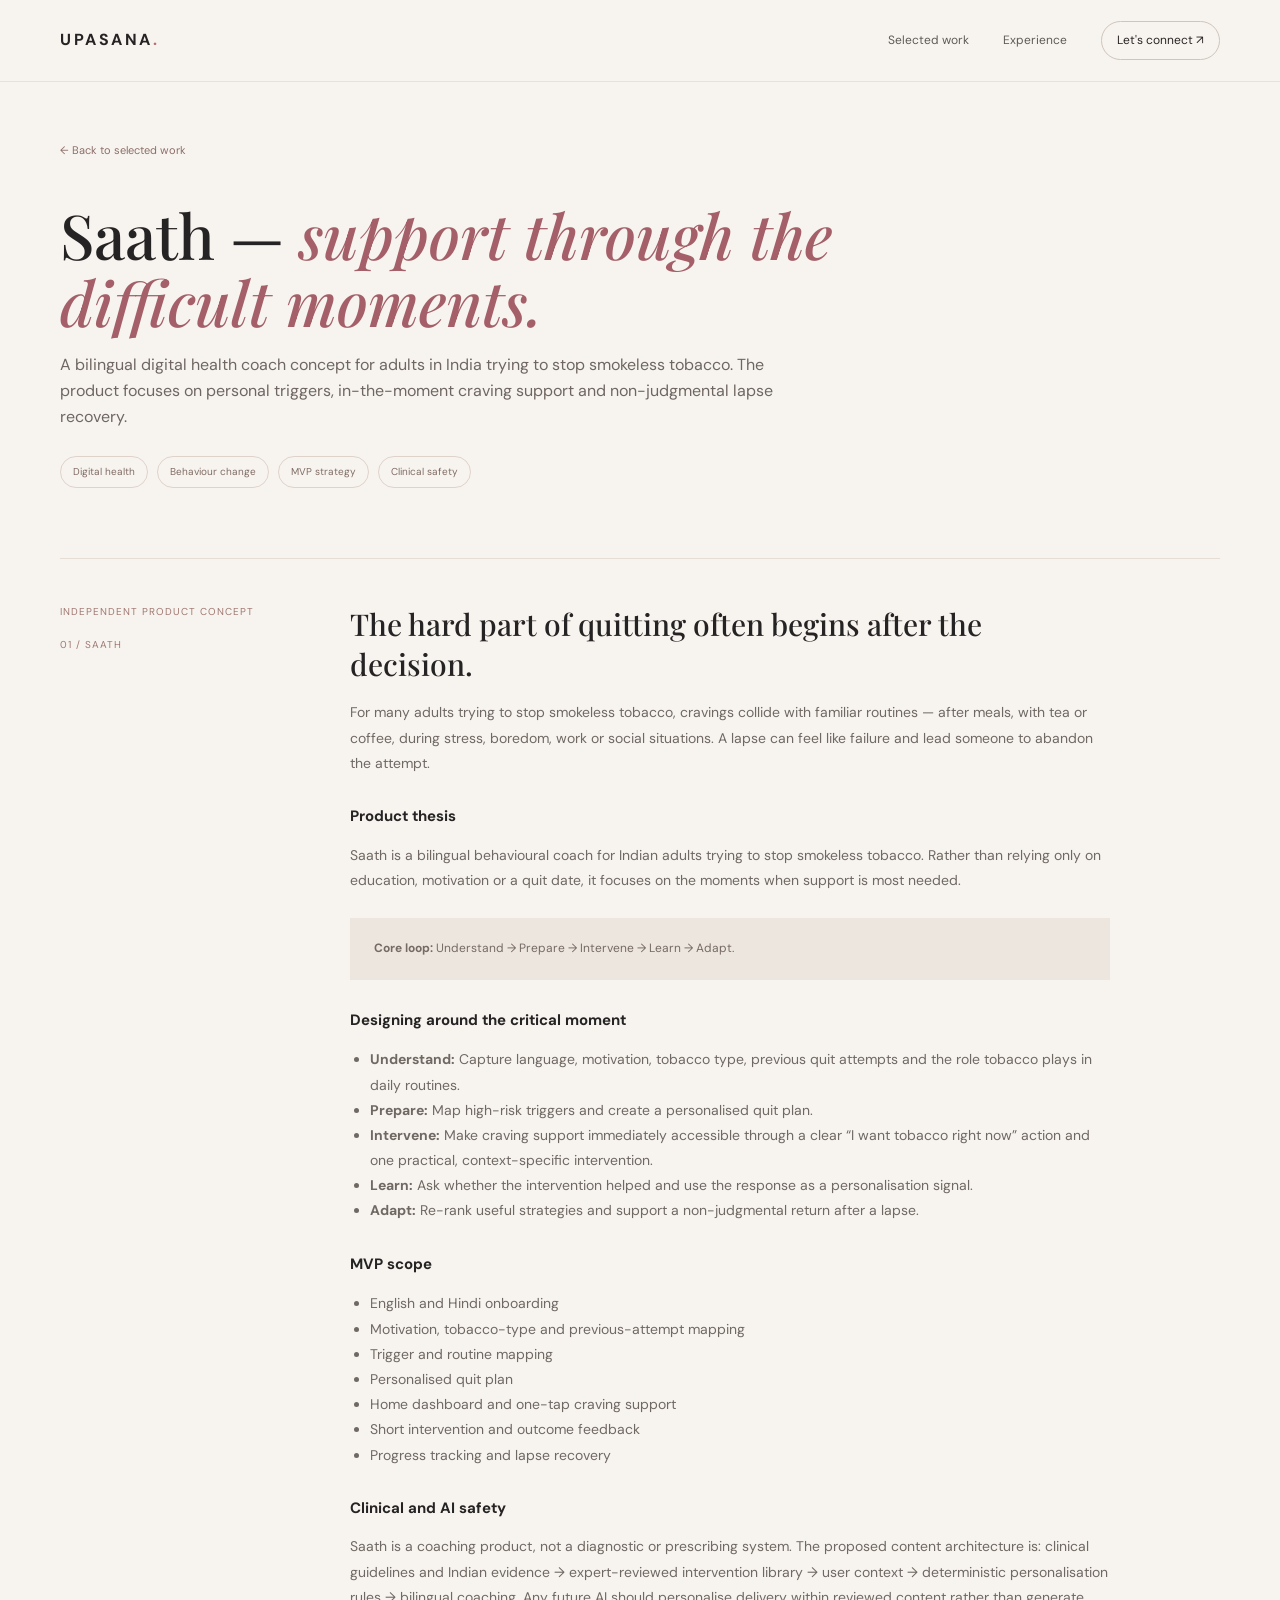
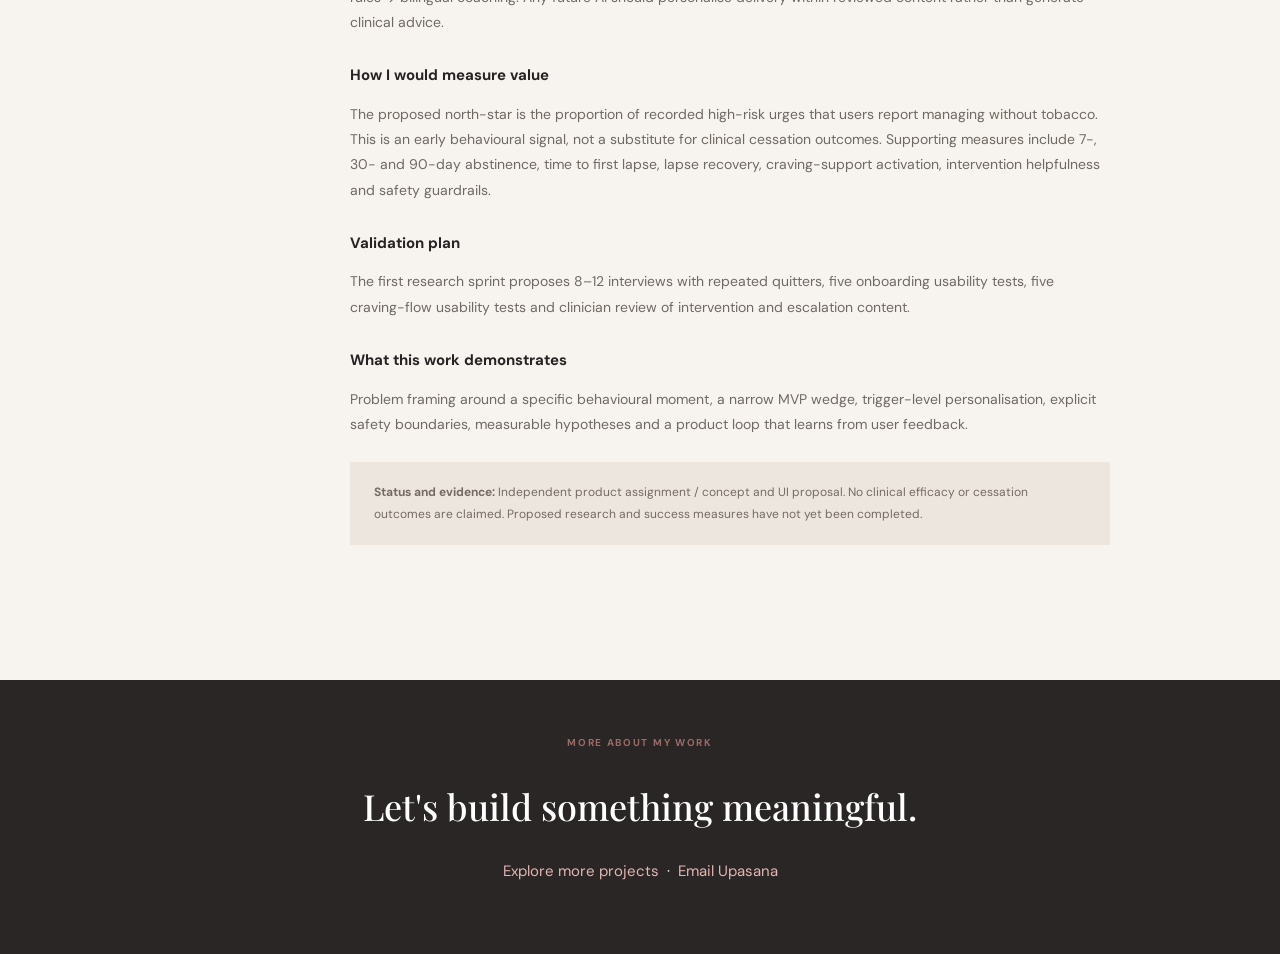
<file: saath.html>
<!doctype html><html lang="en"><head><meta charset="utf-8"><meta name="viewport" content="width=device-width, initial-scale=1"><meta name="description" content="A bilingual digital health coach concept for adults in India trying to stop smokeless tobacco. The product focuses on personal triggers, in-the-moment craving support and non-judgmental lapse recovery."><title>Saath | Upasana Mishra</title><link rel="preconnect" href="https://fonts.googleapis.com"><link rel="preconnect" href="https://fonts.gstatic.com" crossorigin><link href="https://fonts.googleapis.com/css2?family=DM+Sans:wght@400;500;600;700&family=Playfair+Display:wght@500;600&display=swap" rel="stylesheet"><link rel="stylesheet" href="styles.css"><style>.case-hero{padding:55px 0 70px}.back-link{font-size:11px;color:#8d6d68}.case-title{font:500 clamp(40px,5vw,62px)/1.08 "Playfair Display",serif;margin:40px 0 15px;max-width:900px}.case-title em{color:#a45f68}.case-intro{max-width:760px;color:#6f6662;font-size:16px}.case-tags{display:flex;gap:9px;flex-wrap:wrap;margin-top:25px}.case-tags span{border:1px solid #dfd2ca;border-radius:30px;padding:7px 12px;font-size:10px;color:#806b65}.case-body{display:grid;grid-template-columns:220px 1fr;gap:70px;padding:45px 0 110px;border-top:1px solid #e6ddd5}.case-side{font-size:10px;letter-spacing:.1em;color:#a07871}.case-content{max-width:760px}.case-content h2{font:500 30px "Playfair Display",serif;margin:0 0 16px}.case-content h3{font-size:15px;margin:28px 0 8px}.case-content p,.case-content li{font-size:14px;color:#706863;line-height:1.8}.case-content ul{padding-left:20px}.case-note{background:#ede6df;padding:20px 24px;margin:25px 0;font-size:12px;color:#756a64;line-height:1.8}.case-footer{background:#292625;color:white;padding:55px 0;text-align:center}.case-footer a{color:#e4b6b1}@media(max-width:700px){.case-body{grid-template-columns:1fr;gap:20px}.case-hero{padding-top:35px}.case-content h2{font-size:26px}}</style></head><body><header class="site-header"><a class="wordmark" href="index.html">UPASANA<span>.</span></a><nav><a href="index.html#work">Selected work</a><a href="index.html#experience">Experience</a><a class="nav-contact" href="index.html#contact">Let's connect ↗</a></nav></header><main class="section-wrap"><section class="case-hero"><a class="back-link" href="index.html#work">← Back to selected work</a><h1 class="case-title">Saath — <em>support through the difficult moments.</em></h1><p class="case-intro">A bilingual digital health coach concept for adults in India trying to stop smokeless tobacco. The product focuses on personal triggers, in-the-moment craving support and non-judgmental lapse recovery.</p><div class="case-tags"><span>Digital health</span><span>Behaviour change</span><span>MVP strategy</span><span>Clinical safety</span></div></section><section class="case-body"><aside class="case-side">INDEPENDENT PRODUCT CONCEPT<br><br>01 / SAATH</aside><div class="case-content"><h2>The hard part of quitting often begins after the decision.</h2>
<p>For many adults trying to stop smokeless tobacco, cravings collide with familiar routines — after meals, with tea or coffee, during stress, boredom, work or social situations. A lapse can feel like failure and lead someone to abandon the attempt.</p>
<h3>Product thesis</h3><p>Saath is a bilingual behavioural coach for Indian adults trying to stop smokeless tobacco. Rather than relying only on education, motivation or a quit date, it focuses on the moments when support is most needed.</p>
<div class="case-note"><b>Core loop:</b> Understand → Prepare → Intervene → Learn → Adapt.</div>
<h3>Designing around the critical moment</h3><ul><li><b>Understand:</b> Capture language, motivation, tobacco type, previous quit attempts and the role tobacco plays in daily routines.</li><li><b>Prepare:</b> Map high-risk triggers and create a personalised quit plan.</li><li><b>Intervene:</b> Make craving support immediately accessible through a clear “I want tobacco right now” action and one practical, context-specific intervention.</li><li><b>Learn:</b> Ask whether the intervention helped and use the response as a personalisation signal.</li><li><b>Adapt:</b> Re-rank useful strategies and support a non-judgmental return after a lapse.</li></ul>
<h3>MVP scope</h3><ul><li>English and Hindi onboarding</li><li>Motivation, tobacco-type and previous-attempt mapping</li><li>Trigger and routine mapping</li><li>Personalised quit plan</li><li>Home dashboard and one-tap craving support</li><li>Short intervention and outcome feedback</li><li>Progress tracking and lapse recovery</li></ul>
<h3>Clinical and AI safety</h3><p>Saath is a coaching product, not a diagnostic or prescribing system. The proposed content architecture is: clinical guidelines and Indian evidence → expert-reviewed intervention library → user context → deterministic personalisation rules → bilingual coaching. Any future AI should personalise delivery within reviewed content rather than generate clinical advice.</p>
<h3>How I would measure value</h3><p>The proposed north-star is the proportion of recorded high-risk urges that users report managing without tobacco. This is an early behavioural signal, not a substitute for clinical cessation outcomes. Supporting measures include 7-, 30- and 90-day abstinence, time to first lapse, lapse recovery, craving-support activation, intervention helpfulness and safety guardrails.</p>
<h3>Validation plan</h3><p>The first research sprint proposes 8–12 interviews with repeated quitters, five onboarding usability tests, five craving-flow usability tests and clinician review of intervention and escalation content.</p>
<h3>What this work demonstrates</h3><p>Problem framing around a specific behavioural moment, a narrow MVP wedge, trigger-level personalisation, explicit safety boundaries, measurable hypotheses and a product loop that learns from user feedback.</p>
<div class="case-note"><b>Status and evidence:</b> Independent product assignment / concept and UI proposal. No clinical efficacy or cessation outcomes are claimed. Proposed research and success measures have not yet been completed.</div></div></section></main><section class="case-footer"><div class="section-wrap"><p class="eyebrow">MORE ABOUT MY WORK</p><h2 style="font:500 36px 'Playfair Display',serif">Let's build something meaningful.</h2><p><a href="index.html#work">Explore more projects</a> &nbsp;·&nbsp; <a href="mailto:mdrupasana@gmail.com">Email Upasana</a></p></div></section></body></html>
</file>
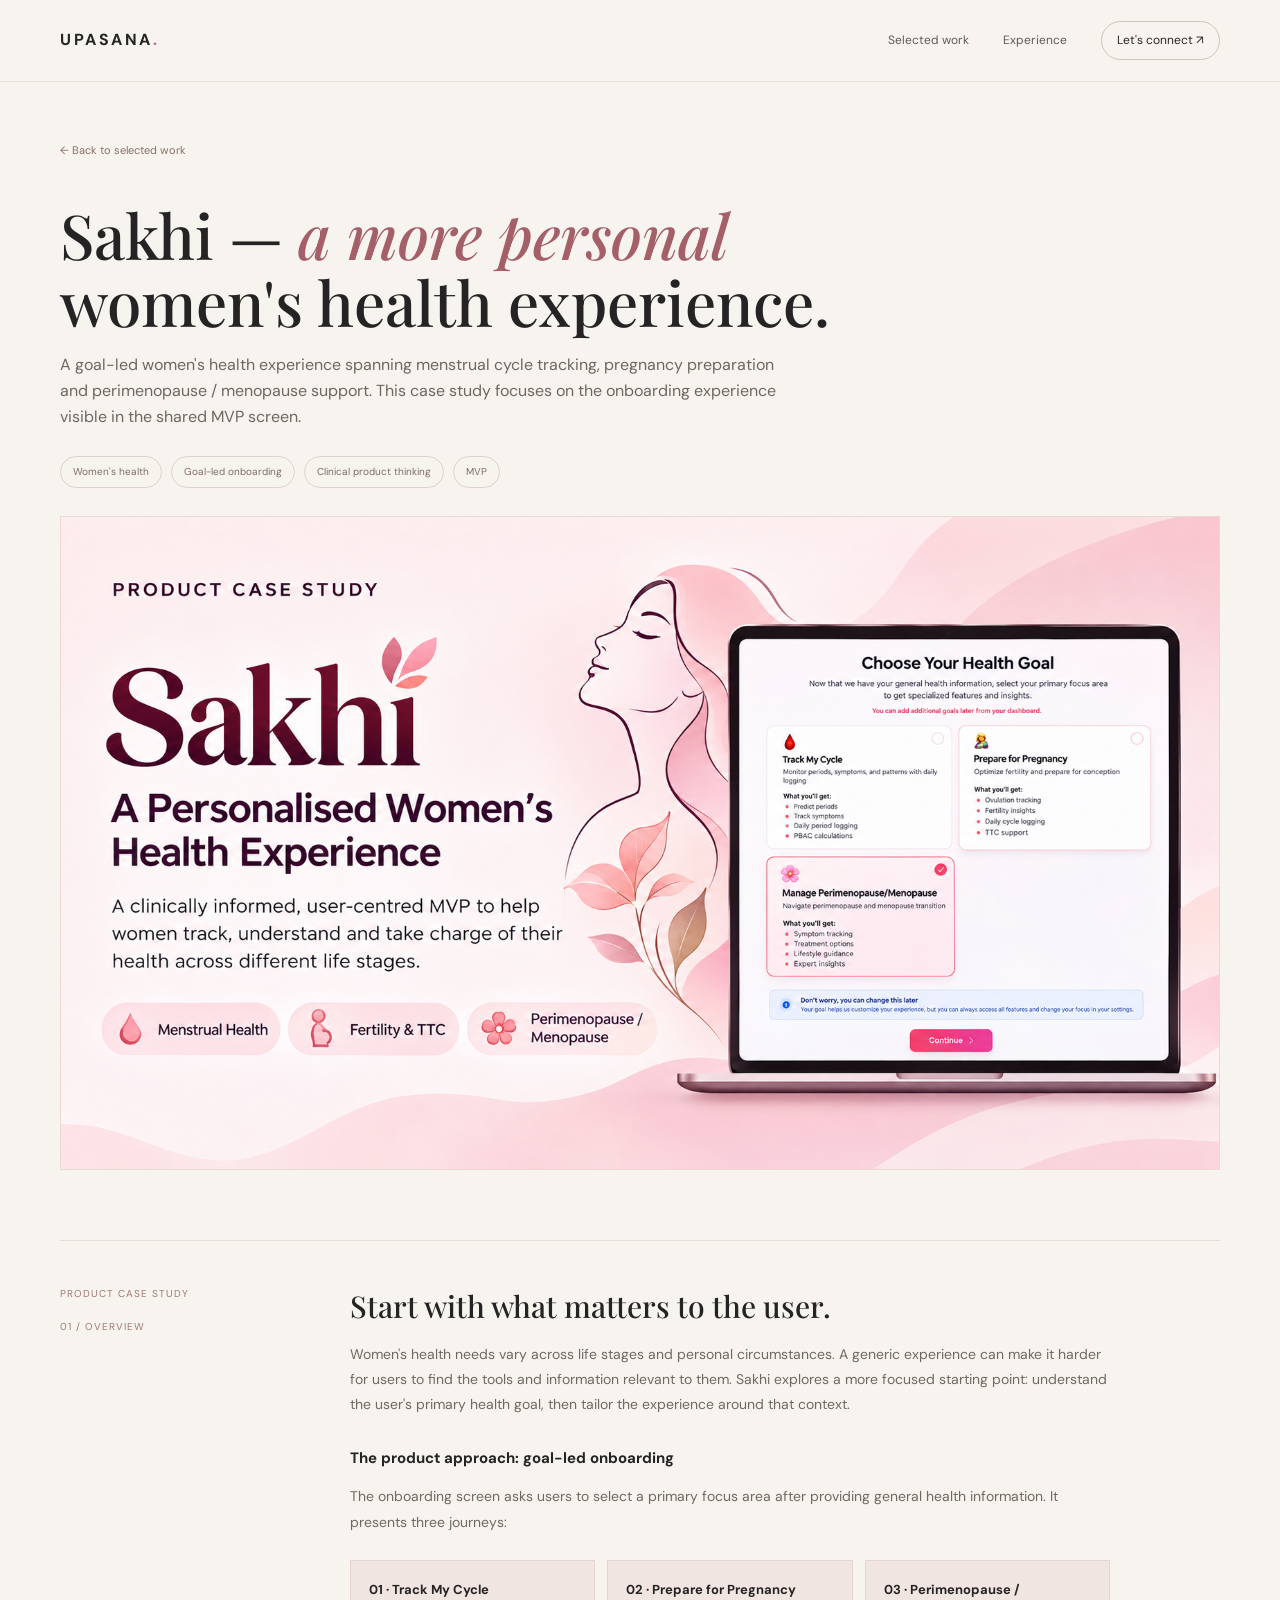
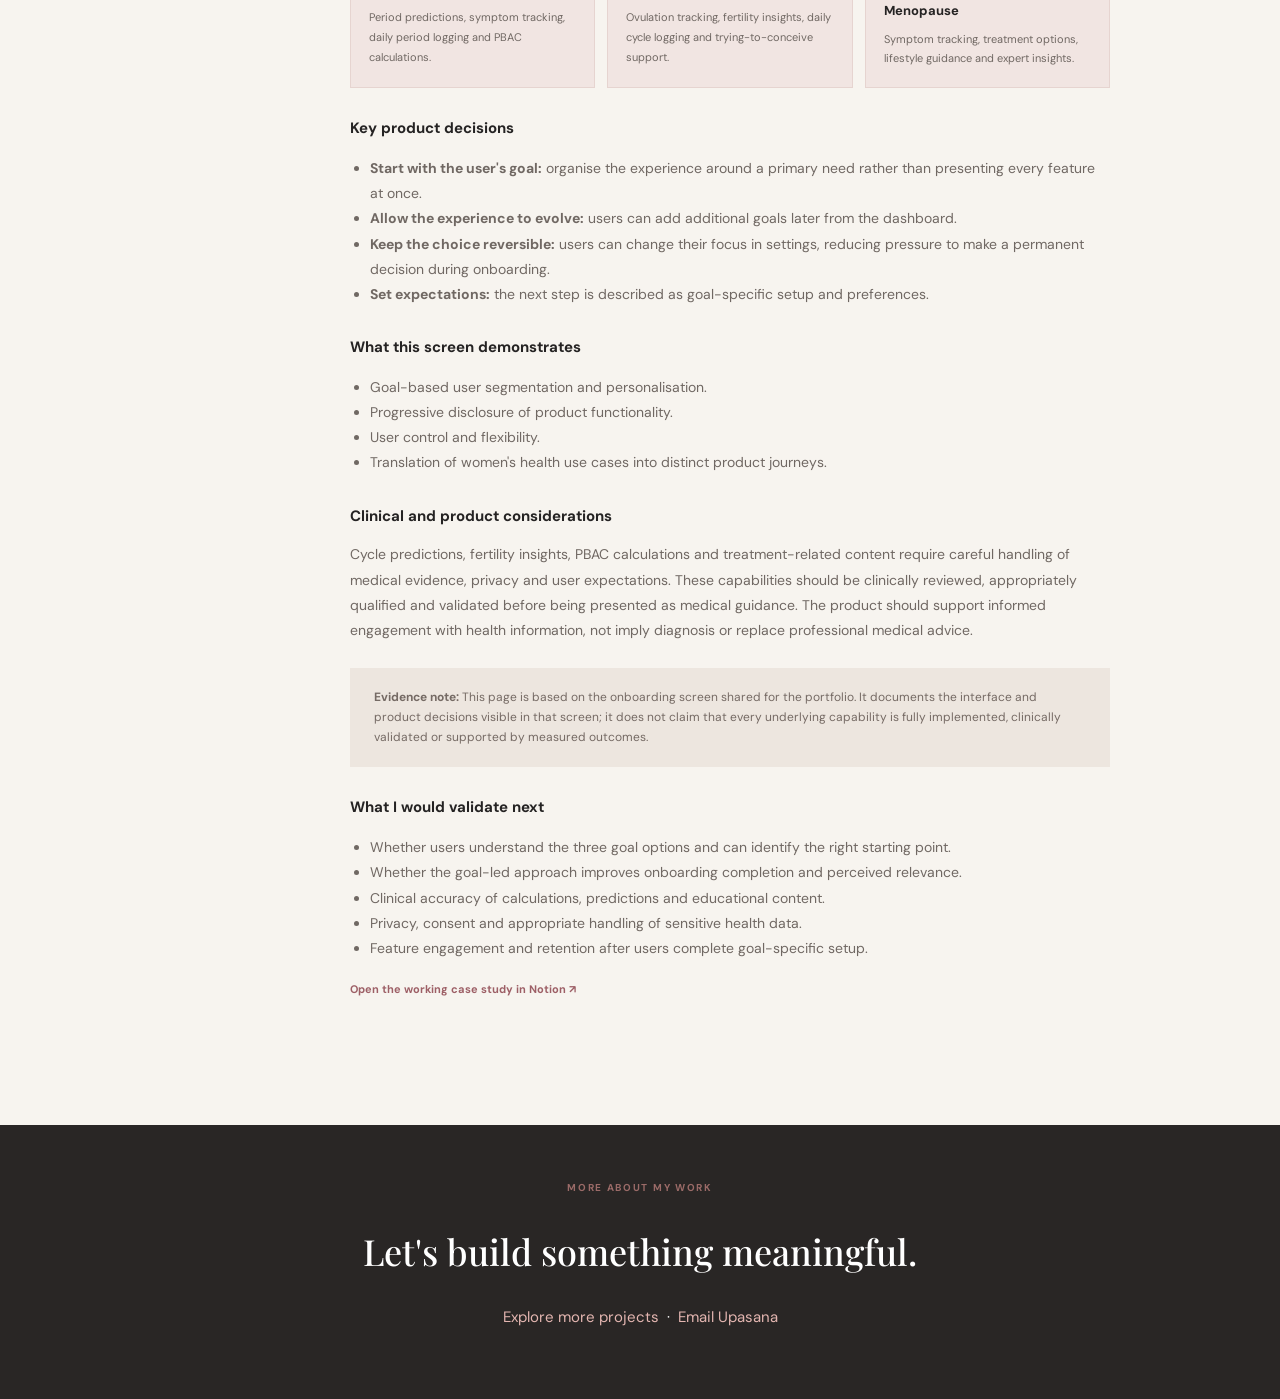
<file: sakhi.html>
<!doctype html>
<html lang="en"><head><meta charset="utf-8"><meta name="viewport" content="width=device-width, initial-scale=1"><meta name="description" content="Sakhi — a goal-led women's health product MVP case study by Upasana Mishra."><title>Sakhi | Upasana Mishra</title><link rel="preconnect" href="https://fonts.googleapis.com"><link rel="preconnect" href="https://fonts.gstatic.com" crossorigin><link href="https://fonts.googleapis.com/css2?family=DM+Sans:wght@400;500;600;700&family=Playfair+Display:wght@500;600&display=swap" rel="stylesheet"><link rel="stylesheet" href="styles.css"><style>
.case-hero{padding:55px 0 70px}.back-link{font-size:11px;color:#8d6d68}.case-hero img{width:100%;display:block;margin-top:28px;border:1px solid #ead8d2}.case-title{font:500 clamp(40px,5vw,62px)/1.08 "Playfair Display",serif;margin:40px 0 15px}.case-title em{color:#a45f68}.case-intro{max-width:740px;color:#6f6662;font-size:16px}.case-tags{display:flex;gap:9px;flex-wrap:wrap;margin-top:25px}.case-tags span{border:1px solid #dfd2ca;border-radius:30px;padding:7px 12px;font-size:10px;color:#806b65}.case-body{display:grid;grid-template-columns:220px 1fr;gap:70px;padding:45px 0 110px;border-top:1px solid #e6ddd5}.case-side{font-size:10px;letter-spacing:.1em;color:#a07871}.case-content{max-width:760px}.case-content h2{font:500 30px "Playfair Display",serif;margin:0 0 16px}.case-content h3{font-size:15px;margin:28px 0 8px}.case-content p,.case-content li{font-size:14px;color:#706863;line-height:1.8}.case-content ul{padding-left:20px}.goal-grid{display:grid;grid-template-columns:repeat(3,1fr);gap:12px;margin:25px 0}.goal-card{background:#f1e5e2;padding:18px;border:1px solid #e6d4d0}.goal-card b{display:block;font-size:13px;margin-bottom:8px}.goal-card p{font-size:11px;margin:0}.case-note{background:#ede6df;padding:20px 24px;margin:25px 0;font-size:12px;color:#756a64}.case-footer{background:#292625;color:white;padding:55px 0;text-align:center}.case-footer a{color:#e4b6b1}
@media(max-width:700px){.case-body{grid-template-columns:1fr;gap:20px}.goal-grid{grid-template-columns:1fr}.case-hero{padding-top:35px}.case-content h2{font-size:26px}}
</style></head><body>
<header class="site-header"><a class="wordmark" href="index.html">UPASANA<span>.</span></a><nav><a href="index.html#work">Selected work</a><a href="index.html#experience">Experience</a><a class="nav-contact" href="index.html#contact">Let's connect ↗</a></nav></header>
<main class="section-wrap">
<section class="case-hero"><a class="back-link" href="index.html#work">← Back to selected work</a><h1 class="case-title">Sakhi — <em>a more personal</em><br>women's health experience.</h1><p class="case-intro">A goal-led women's health experience spanning menstrual cycle tracking, pregnancy preparation and perimenopause / menopause support. This case study focuses on the onboarding experience visible in the shared MVP screen.</p><div class="case-tags"><span>Women's health</span><span>Goal-led onboarding</span><span>Clinical product thinking</span><span>MVP</span></div><img src="sakhi-cover.png" alt="Sakhi product case study cover"></section>
<section class="case-body"><aside class="case-side">PRODUCT CASE STUDY<br><br>01 / OVERVIEW</aside><div class="case-content"><h2>Start with what matters to the user.</h2><p>Women's health needs vary across life stages and personal circumstances. A generic experience can make it harder for users to find the tools and information relevant to them. Sakhi explores a more focused starting point: understand the user's primary health goal, then tailor the experience around that context.</p>
<h3>The product approach: goal-led onboarding</h3><p>The onboarding screen asks users to select a primary focus area after providing general health information. It presents three journeys:</p>
<div class="goal-grid"><div class="goal-card"><b>01 · Track My Cycle</b><p>Period predictions, symptom tracking, daily period logging and PBAC calculations.</p></div><div class="goal-card"><b>02 · Prepare for Pregnancy</b><p>Ovulation tracking, fertility insights, daily cycle logging and trying-to-conceive support.</p></div><div class="goal-card"><b>03 · Perimenopause / Menopause</b><p>Symptom tracking, treatment options, lifestyle guidance and expert insights.</p></div></div>
<h3>Key product decisions</h3><ul><li><b>Start with the user's goal:</b> organise the experience around a primary need rather than presenting every feature at once.</li><li><b>Allow the experience to evolve:</b> users can add additional goals later from the dashboard.</li><li><b>Keep the choice reversible:</b> users can change their focus in settings, reducing pressure to make a permanent decision during onboarding.</li><li><b>Set expectations:</b> the next step is described as goal-specific setup and preferences.</li></ul>
<h3>What this screen demonstrates</h3><ul><li>Goal-based user segmentation and personalisation.</li><li>Progressive disclosure of product functionality.</li><li>User control and flexibility.</li><li>Translation of women's health use cases into distinct product journeys.</li></ul>
<h3>Clinical and product considerations</h3><p>Cycle predictions, fertility insights, PBAC calculations and treatment-related content require careful handling of medical evidence, privacy and user expectations. These capabilities should be clinically reviewed, appropriately qualified and validated before being presented as medical guidance. The product should support informed engagement with health information, not imply diagnosis or replace professional medical advice.</p>
<div class="case-note"><b>Evidence note:</b> This page is based on the onboarding screen shared for the portfolio. It documents the interface and product decisions visible in that screen; it does not claim that every underlying capability is fully implemented, clinically validated or supported by measured outcomes.</div>
<h3>What I would validate next</h3><ul><li>Whether users understand the three goal options and can identify the right starting point.</li><li>Whether the goal-led approach improves onboarding completion and perceived relevance.</li><li>Clinical accuracy of calculations, predictions and educational content.</li><li>Privacy, consent and appropriate handling of sensitive health data.</li><li>Feature engagement and retention after users complete goal-specific setup.</li></ul>
<p><a class="project-link" href="https://app.notion.com/p/40a6ba1bf48d81af89f1cc72ada7009c" target="_blank" rel="noreferrer">Open the working case study in Notion ↗</a></p>
</div></section>
</main>
<section class="case-footer"><div class="section-wrap"><p class="eyebrow">MORE ABOUT MY WORK</p><h2 style="font:500 36px 'Playfair Display',serif">Let's build something meaningful.</h2><p><a href="index.html#work">Explore more projects</a> &nbsp;·&nbsp; <a href="mailto:mdrupasana@gmail.com">Email Upasana</a></p></div></section>
</body></html>
</file>
<file: styles.css>
*{box-sizing:border-box}html{scroll-behavior:smooth}body{margin:0;background:#f7f4ef;color:#252323;font-family:"DM Sans",sans-serif;font-size:15px;line-height:1.65}a{color:inherit;text-decoration:none}.section-wrap{width:min(1160px,calc(100% - 64px));margin:0 auto}.site-header{height:82px;display:flex;align-items:center;justify-content:space-between;padding:0 max(32px,calc((100% - 1160px)/2));border-bottom:1px solid #e8e1d9;background:#f7f4ef;position:sticky;top:0;z-index:10}.wordmark{font-size:16px;font-weight:700;letter-spacing:.16em}.wordmark span{color:#bd6b72}.site-header nav{display:flex;gap:34px;align-items:center;font-size:12px;color:#5e5a57}.site-header nav a:hover,.text-link:hover{color:#a34e5e}.nav-contact{border:1px solid #cfc5bb;padding:9px 15px;border-radius:30px;color:#292525}.nav-contact span{margin-left:8px}.hero{min-height:650px;display:grid;grid-template-columns:1.05fr .95fr;align-items:center;gap:32px;padding-top:54px;padding-bottom:72px}.eyebrow{font-size:10px;letter-spacing:.17em;font-weight:700;color:#9b6b68;margin:0 0 22px}.eyebrow-line{display:inline-block;width:28px;height:1px;background:#bd7476;vertical-align:middle;margin-right:10px}.hero h1,.section-heading h2,.experience-layout h2,.about-copy h2,.contact-inner h2{font-family:"Playfair Display",serif;font-weight:500;letter-spacing:-.04em;line-height:1.07}.hero h1{font-size:clamp(46px,5.5vw,72px);margin:0 0 24px}.hero h1 em,.section-heading h2 em,.experience-layout h2 em,.about-copy h2 em,.contact-inner h2 em{font-weight:500;color:#a45f68}.hero-lede{font-size:17px;color:#68615d;max-width:520px;line-height:1.8}.hero-actions{display:flex;align-items:center;gap:25px;margin-top:34px}.button{display:inline-flex;align-items:center;gap:22px;padding:14px 21px;border-radius:3px;font-size:12px;font-weight:700;letter-spacing:.03em}.button-dark{background:#282626;color:#fff}.button-dark:hover{background:#a45f68}.text-link{font-size:12px;font-weight:700}.hero-meta{display:flex;align-items:center;gap:12px;margin-top:58px;font-size:10px;color:#918984;letter-spacing:.04em}.meta-dot{width:4px;height:4px;border-radius:50%;background:#c17a7e}.hero-art{height:440px;position:relative;display:flex;align-items:center;justify-content:center}.art-circle{width:330px;height:330px;border-radius:50%;background:linear-gradient(145deg,#ead8d2,#d5b6ae);position:absolute;right:55px;top:50px;opacity:.65}.art-orbit{position:absolute;border:1px solid #c8a7a0;border-radius:50%;transform:rotate(-24deg)}.orbit-one{width:490px;height:245px}.orbit-two{width:430px;height:320px;transform:rotate(45deg);border-color:#dfc9c1}.art-card{z-index:2;background:#fffdfa;border:1px solid #e9dfd7;box-shadow:0 22px 60px #57423b18;border-radius:8px}.card-main{width:350px;padding:28px 26px;transform:rotate(2deg)}.card-kicker{font-size:9px;letter-spacing:.16em;color:#9d7771}.intersection-grid{display:grid;grid-template-columns:1fr 1fr;gap:25px 20px;margin-top:30px}.intersection-grid div{display:flex;flex-direction:column}.mini-icon{font-size:25px;color:#ad6e70;margin-bottom:7px}.intersection-grid b{font-size:13px}.intersection-grid small{font-size:10px;color:#948a83}.floating-note{position:absolute;z-index:3;background:#fffdfa;box-shadow:0 8px 28px #49352c12;border:1px solid #eadfd8;padding:13px 17px;font-size:9px;letter-spacing:.12em;color:#9c6b69}.note-top{right:0;top:35px;transform:rotate(5deg)}.note-bottom{left:0;bottom:25px;letter-spacing:0;font-size:11px;line-height:1.5;transform:rotate(-4deg)}.note-bottom span{font-size:24px;color:#b96f76;float:left;margin-right:9px}.intro-strip{background:#ede6df;border-top:1px solid #e6ddd5;border-bottom:1px solid #e6ddd5}.strip-inner{min-height:130px;display:flex;align-items:center;justify-content:space-between;gap:50px}.strip-inner p{font-family:"Playfair Display",serif;font-size:20px;line-height:1.5;max-width:760px;color:#514946}.strip-inner span{white-space:nowrap;font-size:9px;letter-spacing:.15em;color:#9c7771}.work-section{padding-top:110px;padding-bottom:120px}.section-heading{display:flex;justify-content:space-between;align-items:end;margin-bottom:45px}.section-heading h2,.experience-layout h2,.about-copy h2,.contact-inner h2{font-size:clamp(38px,4.5vw,56px);margin:0}.section-note{max-width:360px;color:#817873;font-size:13px}.project-feature{display:grid;grid-template-columns:1.15fr .85fr;background:#f0e4e2;border:1px solid #e8d6d2;min-height:330px;margin-bottom:26px;transition:transform .25s,box-shadow .25s}.project-feature:hover,.project-card:hover{transform:translateY(-4px);box-shadow:0 18px 38px #3d2a2414}.feature-image{min-height:330px;overflow:hidden}.feature-image img{width:100%;height:100%;object-fit:cover;display:block}.feature-copy{padding:38px 40px;display:flex;flex-direction:column;align-items:flex-start}.project-topline{width:100%;display:flex;justify-content:space-between;font-size:9px;letter-spacing:.14em;color:#986b6a}.feature-copy h3{font-family:"Playfair Display",serif;font-size:31px;line-height:1.2;font-weight:500;margin:24px 0 13px}.feature-copy h3 em{color:#a45f68}.feature-copy p{font-size:13px;color:#6f6662}.tag-row{display:flex;flex-wrap:wrap;gap:7px;margin:13px 0 22px}.tag-row span{font-size:9px;border:1px solid #d9c4c0;padding:5px 9px;border-radius:20px;color:#7d5d5a}.project-link{font-size:11px;font-weight:700;color:#9d5f66;margin-top:auto}.project-grid{display:grid;grid-template-columns:repeat(2,1fr);gap:24px}.project-card{background:#fffdfa;border:1px solid #e9e2db;transition:transform .25s,box-shadow .25s}.project-visual{height:180px;position:relative;display:flex;align-items:center;justify-content:center;overflow:hidden}.visual-lilac{background:#e9e4ed}.visual-peach{background:#f2e3da}.visual-sand{background:#e9e1d3}.visual-sage{background:#e2e8df}.visual-number{position:absolute;left:20px;top:16px;font-size:10px;color:#776c68}.visual-symbol{font-family:"Playfair Display",serif;font-size:94px;color:#8b727a;line-height:1}.project-visual small{position:absolute;bottom:17px;left:20px;font-size:9px;letter-spacing:.14em;color:#796d69}.project-card-copy{padding:24px 25px 27px}.project-card-copy .eyebrow{font-size:9px;margin-bottom:10px}.project-card-copy h3{font-family:"Playfair Display",serif;font-weight:500;font-size:23px;margin:0 0 10px}.project-card-copy p:not(.eyebrow){font-size:12px;color:#7d746e;min-height:58px}.experience-section{background:#e9e3dc;padding:100px 0}.experience-layout{display:grid;grid-template-columns:.8fr 1.2fr;gap:80px}.capability-list>div{display:grid;grid-template-columns:42px 1fr;gap:15px;padding:17px 0;border-bottom:1px solid #d4cbc2}.capability-list>div:first-child{border-top:1px solid #d4cbc2}.capability-list>div>span{font-size:10px;color:#a16b6c;padding-top:4px}.capability-list p{margin:0}.capability-list b{display:block;font-size:14px}.capability-list small{display:block;color:#7d746e;font-size:12px;margin-top:5px}.about-section{display:grid;grid-template-columns:.35fr 1.65fr;padding-top:115px;padding-bottom:120px;gap:30px}.about-mark{font-family:"Playfair Display",serif;font-size:150px;line-height:.8;color:#d6b5ad}.about-copy{max-width:750px}.about-copy>p:not(.eyebrow){color:#746b66;font-size:14px;max-width:680px}.about-facts{display:flex;flex-wrap:wrap;gap:9px;margin-top:28px}.about-facts span{font-size:10px;padding:8px 12px;border:1px solid #ded4cb;border-radius:30px;color:#746b66}.contact-section{background:#292625;color:#fff;padding:90px 0 25px}.contact-inner{text-align:center}.contact-inner .eyebrow{color:#d6a3a0}.contact-inner h2{font-size:clamp(45px,5vw,64px)}.contact-inner h2 em{color:#d6a3a0}.contact-inner>p:not(.eyebrow){max-width:560px;margin:22px auto;color:#c7bfba;font-size:13px}.contact-actions{display:flex;justify-content:center;align-items:center;gap:28px;margin:30px 0 90px}.button-light{background:#f5e9e4;color:#292625}.contact-link{font-size:12px;color:#eee}.contact-inner footer{border-top:1px solid #4a4441;padding-top:20px;display:flex;justify-content:space-between;color:#9e9690;font-size:10px}
@media(max-width:800px){.section-wrap{width:min(100% - 40px,600px)}.site-header{height:68px;padding:0 20px}.site-header nav{gap:15px;font-size:10px}.site-header nav a:nth-child(2),.site-header nav a:nth-child(3){display:none}.hero{grid-template-columns:1fr;padding-top:70px;gap:15px}.hero-art{height:350px;margin-top:10px}.card-main{width:min(330px,82%)}.art-circle{right:10%;width:260px;height:260px}.orbit-one{width:380px}.note-top{right:2%}.strip-inner{padding:25px 0;display:block}.strip-inner p{font-size:18px}.strip-inner span{display:block}.section-heading{display:block}.section-note{margin-top:20px}.project-feature{grid-template-columns:1fr}.feature-image{min-height:210px}.feature-copy{padding:28px}.project-grid{grid-template-columns:1fr}.experience-layout{grid-template-columns:1fr;gap:45px}.experience-section{padding:75px 0}.about-section{grid-template-columns:1fr;padding-top:75px;padding-bottom:80px}.about-mark{font-size:90px}.contact-section{padding-top:75px}.contact-actions{margin-bottom:65px}}
@media(max-width:430px){.site-header nav{gap:10px}.nav-contact{padding:7px 10px}.wordmark{font-size:13px}.hero h1{font-size:47px}.hero-meta{font-size:9px;gap:7px}.hero-actions{gap:14px}.hero-art{transform:scale(.94);margin-left:-8px;margin-right:-8px}.feature-copy h3{font-size:27px}.contact-inner footer{font-size:9px}}
</file>
